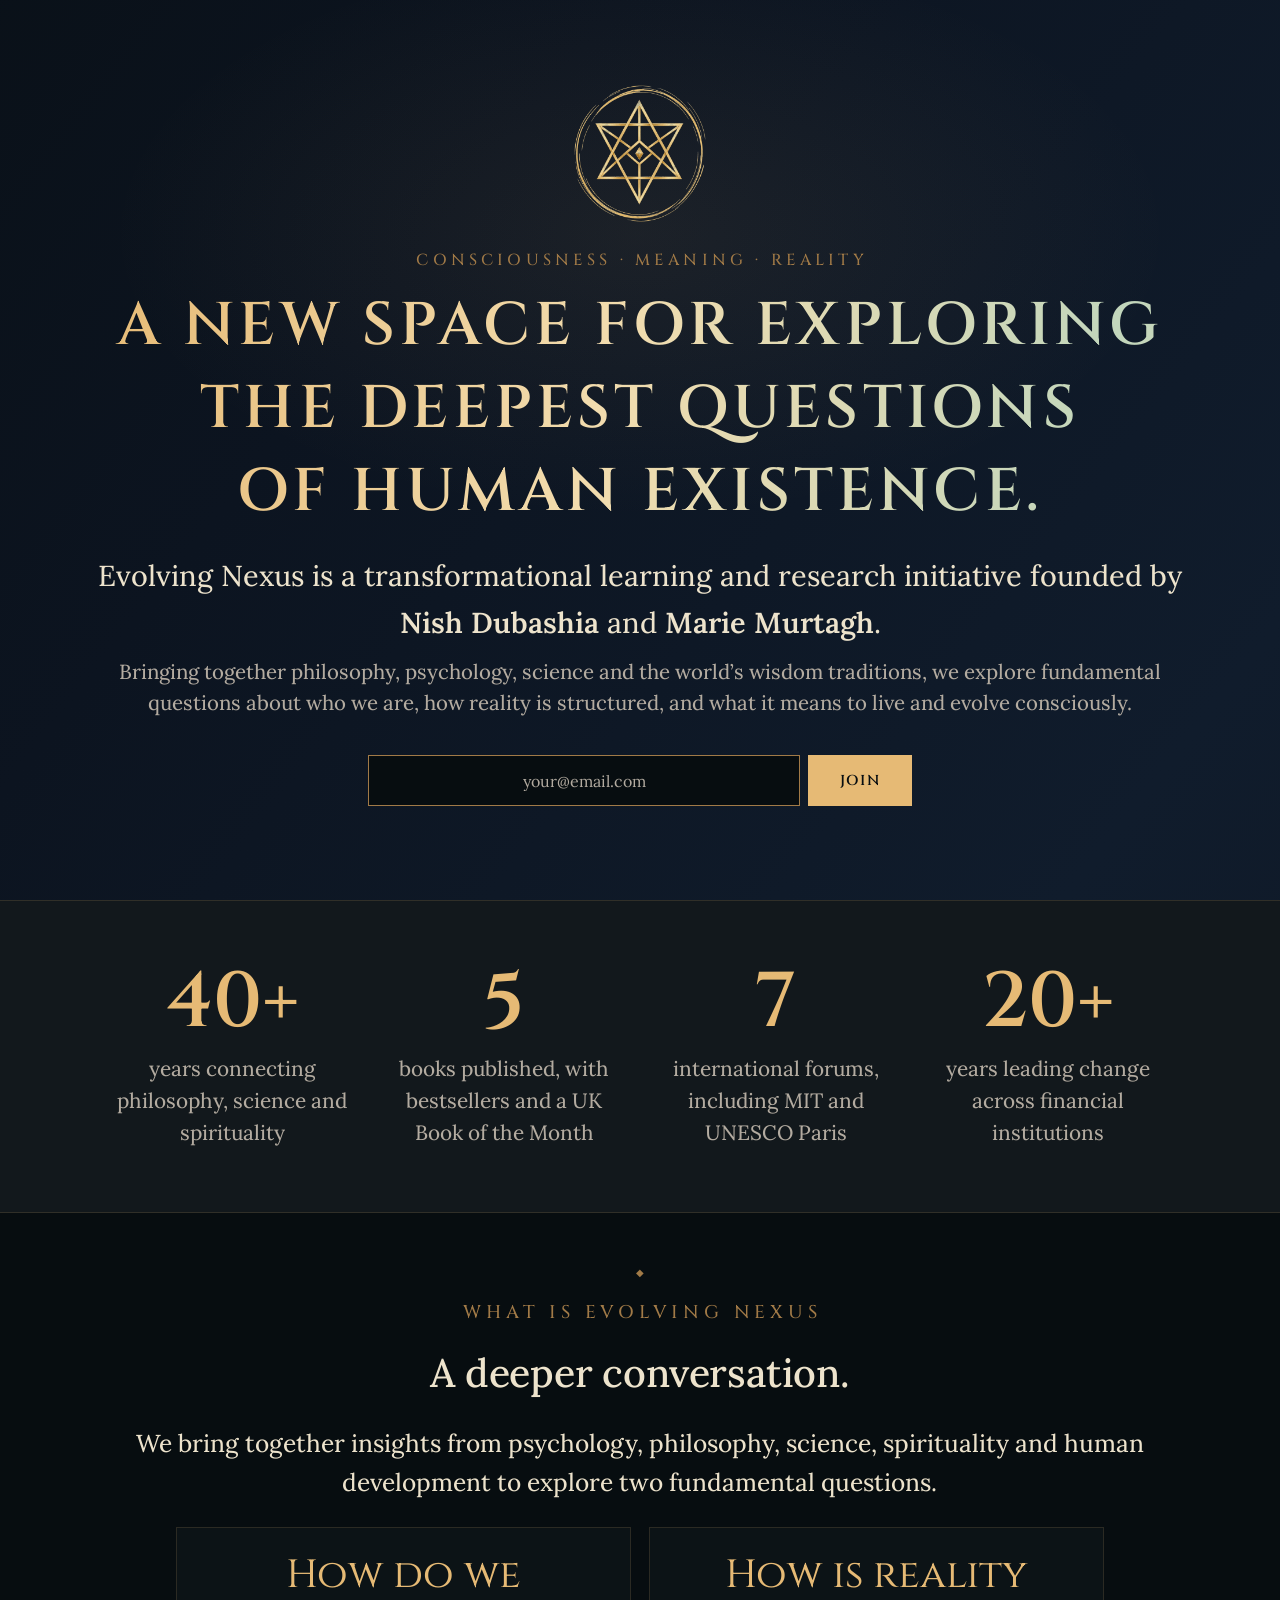
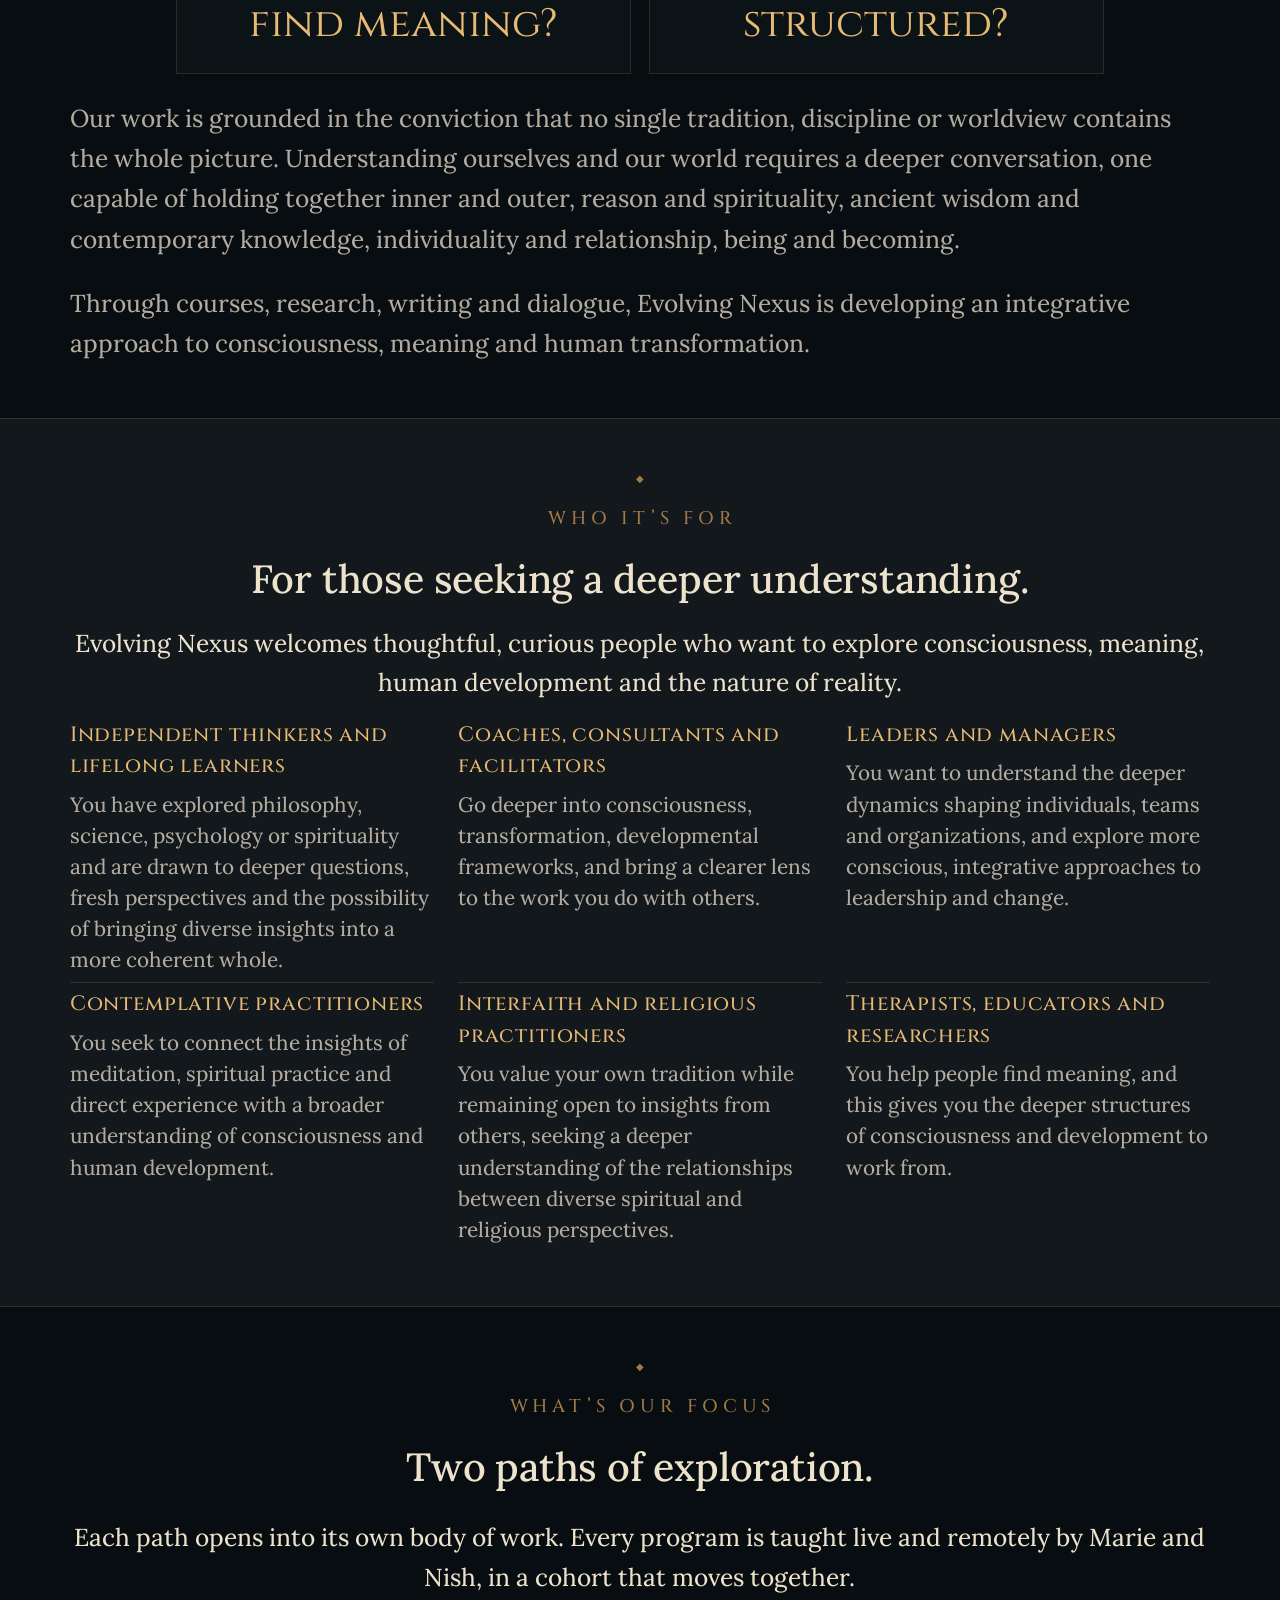
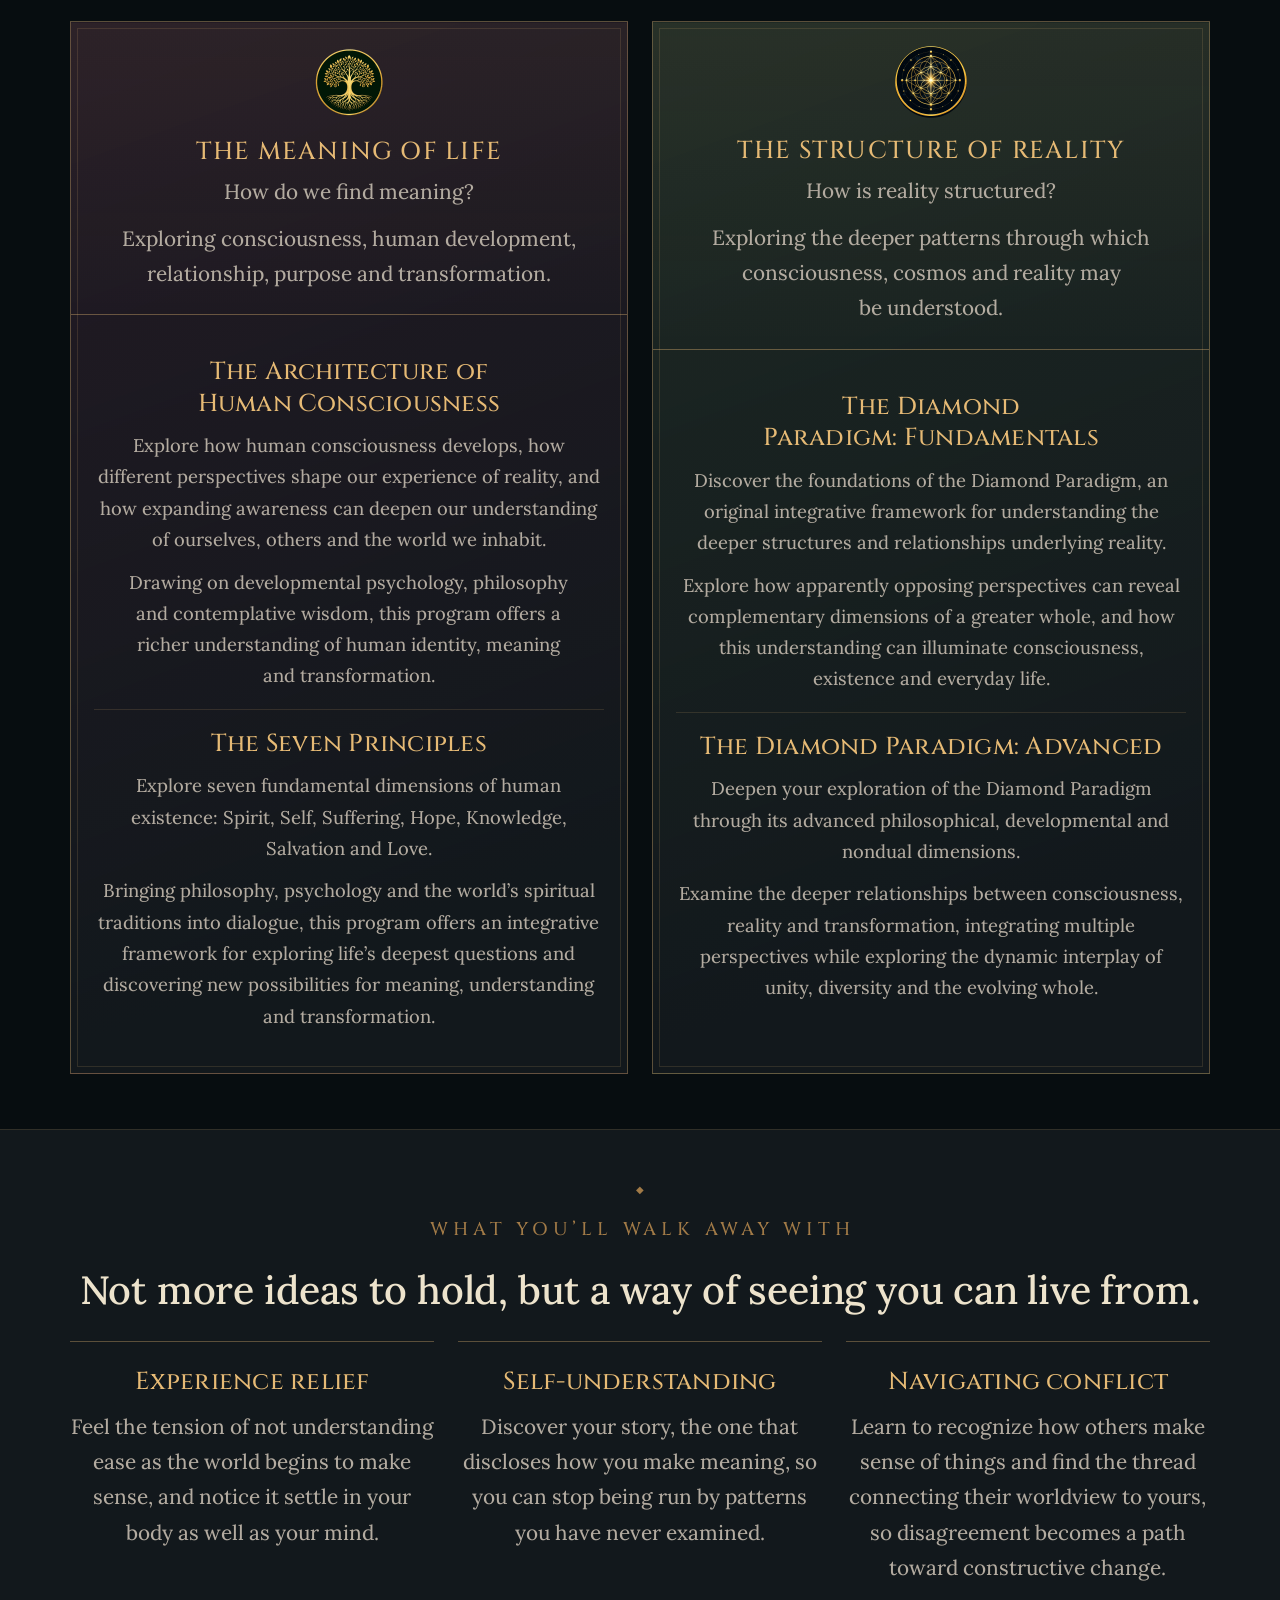
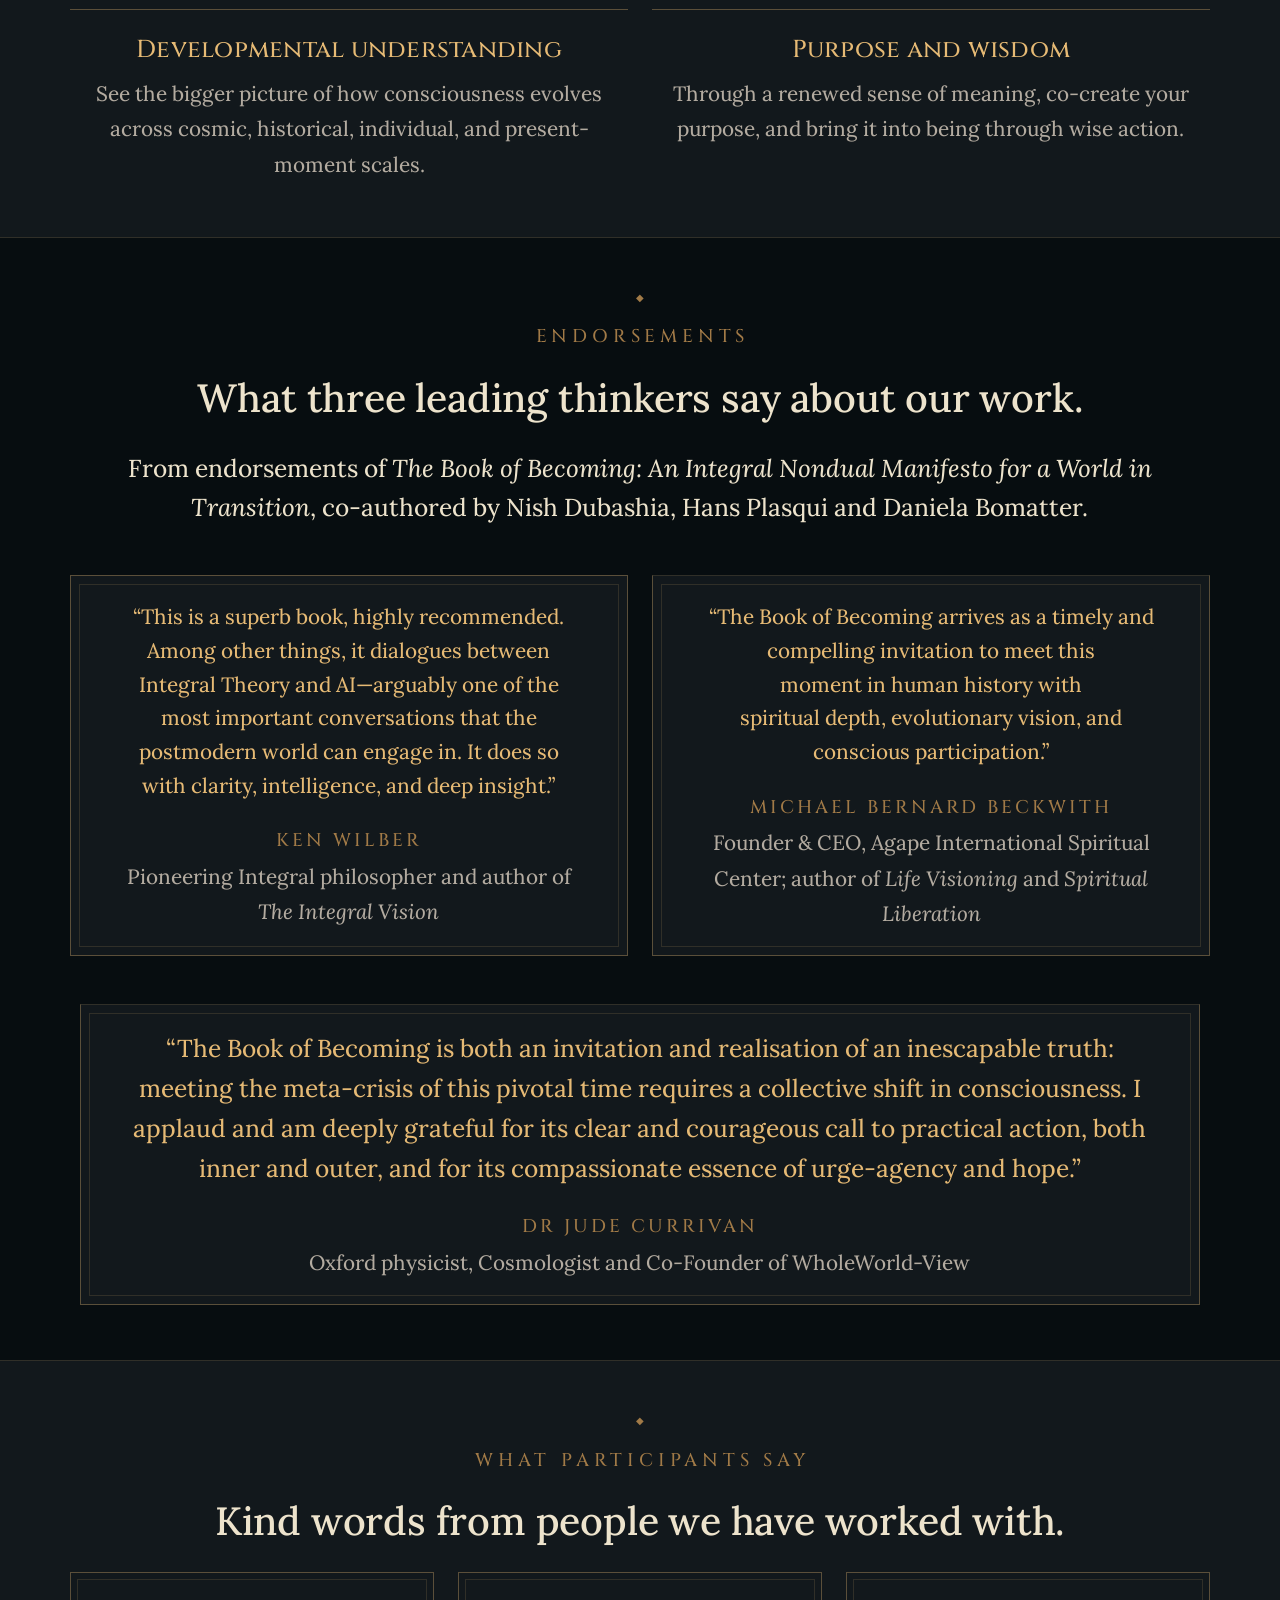
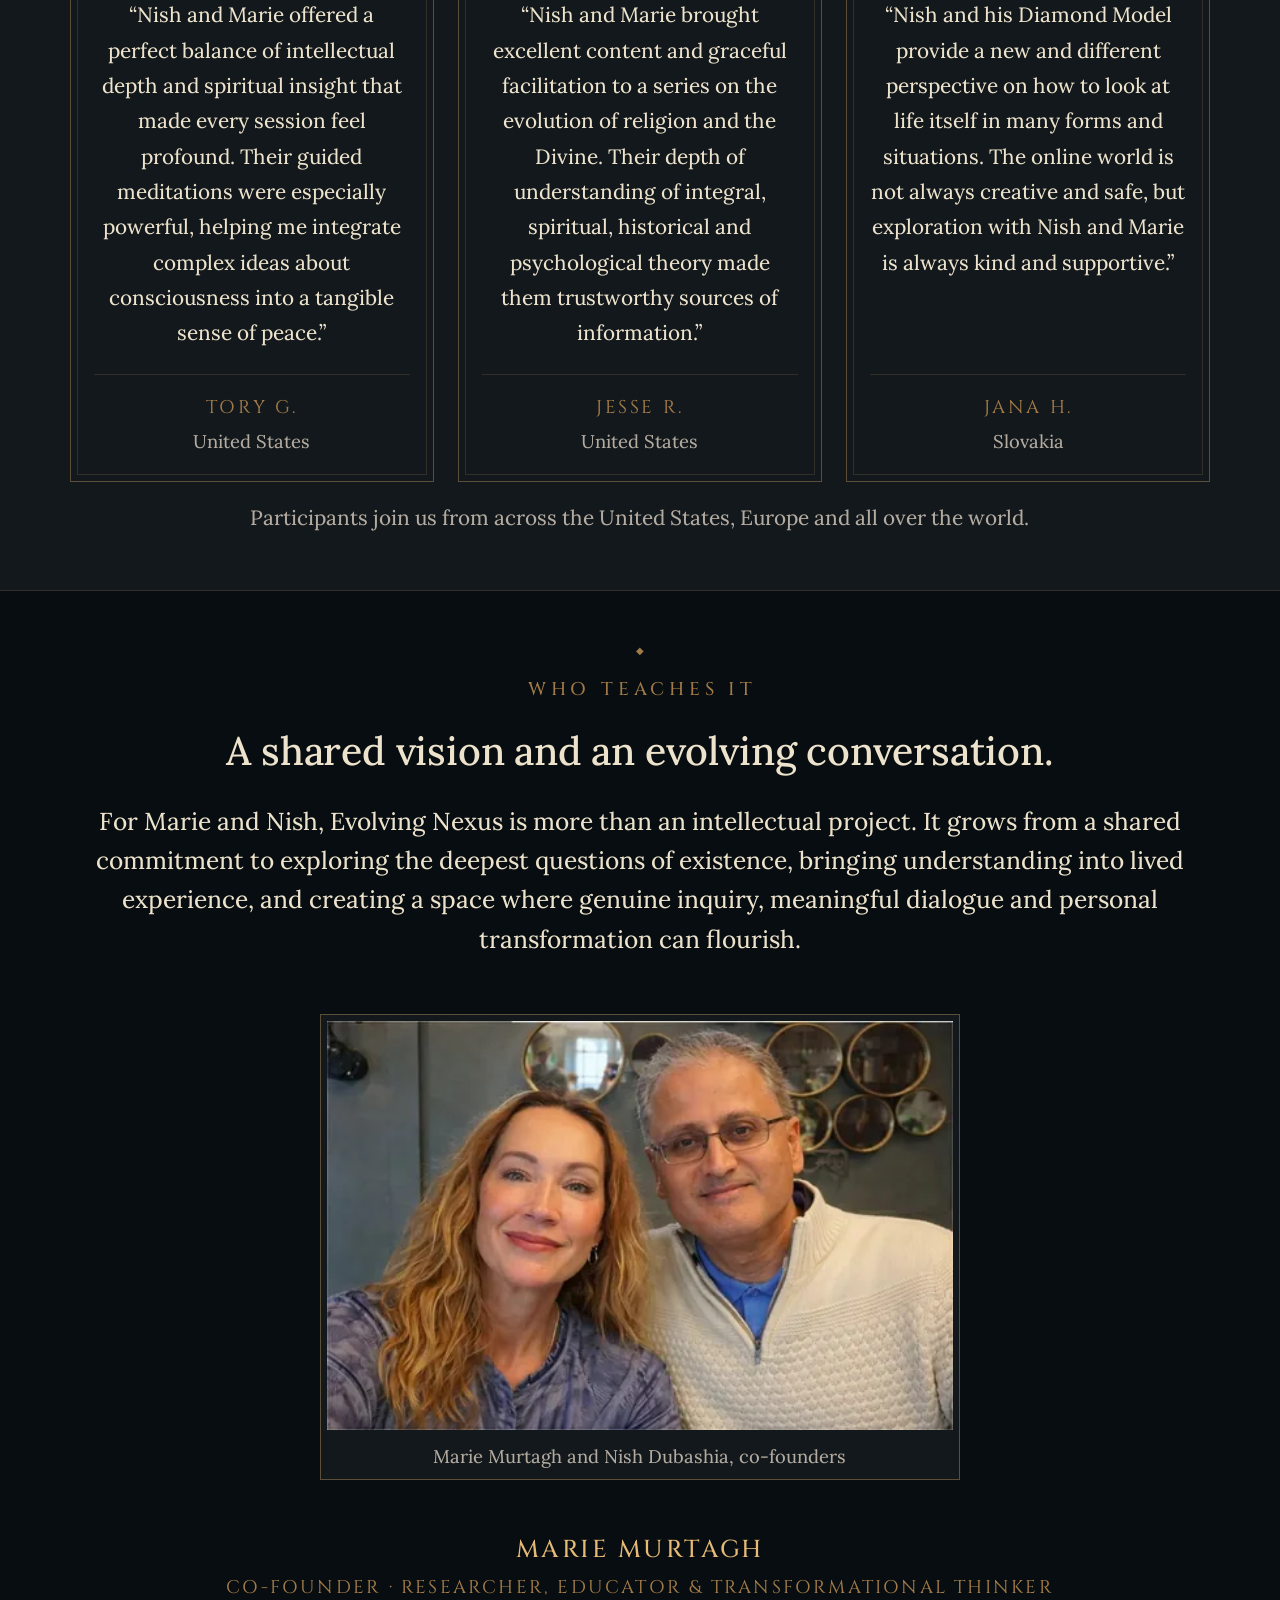
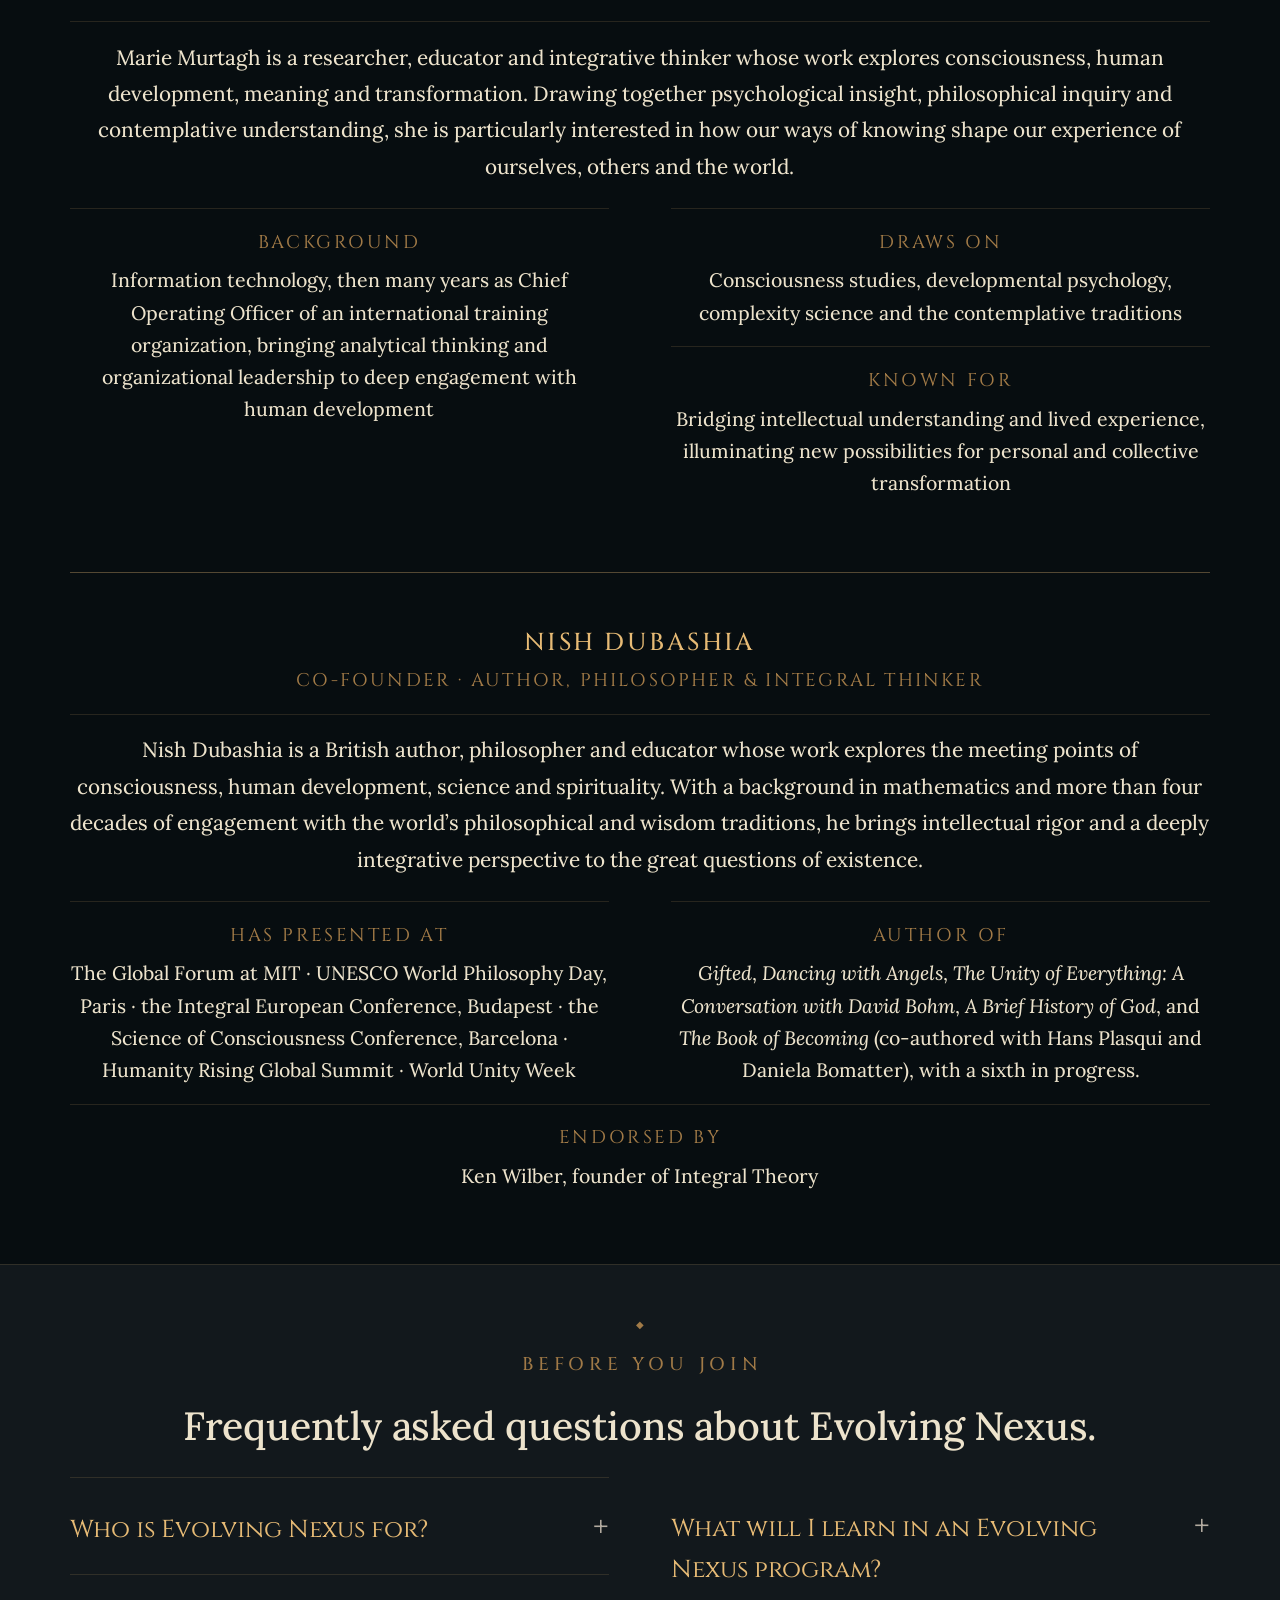
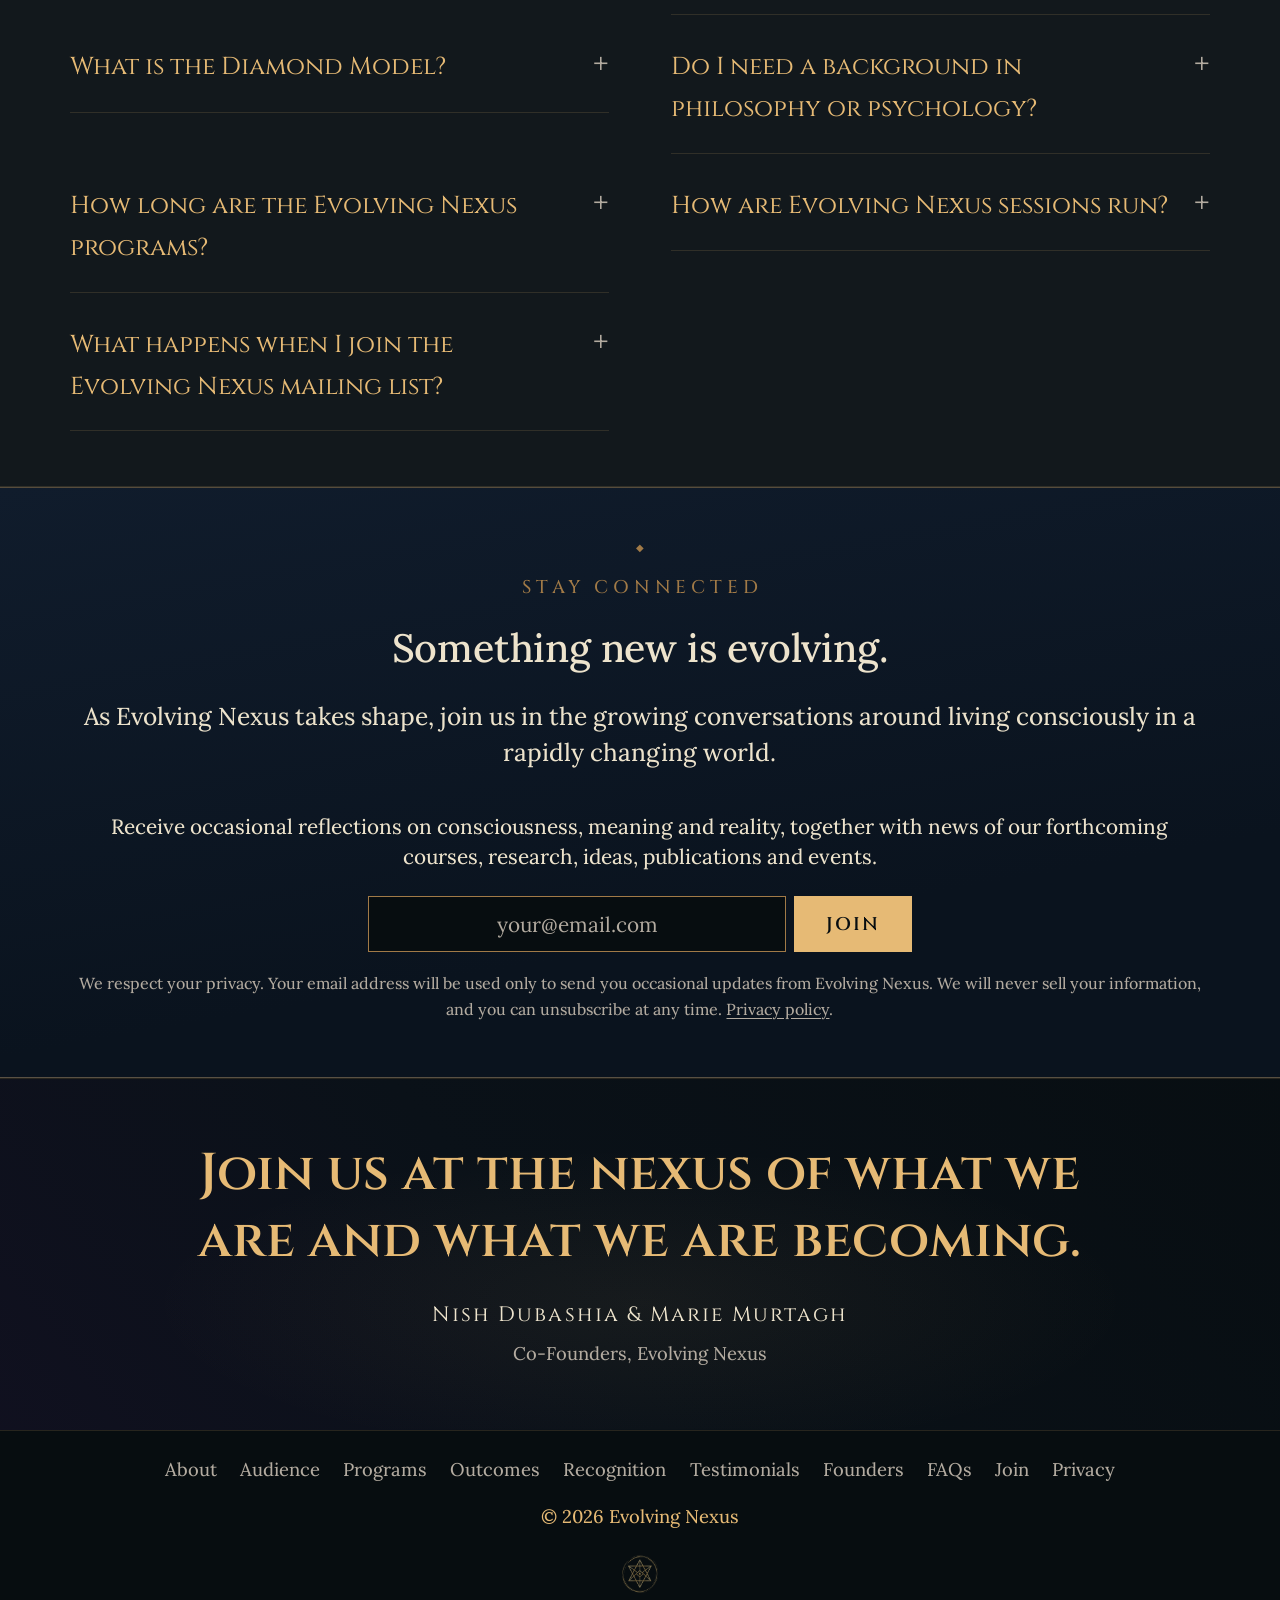
<file: index.html>
<!DOCTYPE html>
<html lang="en-US" class="no-js">
<head>
<meta charset="utf-8">
<meta name="viewport" content="width=device-width, initial-scale=1, viewport-fit=cover">

<!--
  ============================================================================
  EVOLVING NEXUS: landing page
  ============================================================================
  Section order and priorities follow the client's own conversion playbook,
  "The Ultimate Guide to Building a Landing Page That Converts", whose rule is
  that every element must build TRUST or make it EASY to act.

    nav, one CTA, sticky          hero, real photo, one action
    trust bar of specific numbers  services as benefits
    how it works, 4 steps          proof: endorsement then testimonials
    who teaches it, credentials    FAQ in dropdowns
    final call on its own band     footer with legal and contact

  Domain and contact address are the client's own, taken from their v13, not
  assumed: https://rvaov.github.io/evolving-nexus-preview. The contact address is deliberately not
  published here, only in privacy.html where the law requires it, because a
  mailto in a footer is harvested within days of going live.

  STILL OUTSTANDING, all of them things only the client can supply:
    1. MailerLite key ..... both forms now post to /api/subscribe, which is
                            api/subscribe.js. Set MAILERLITE_API_KEY, and
                            optionally MAILERLITE_GROUP_ID, in the host's
                            environment. The key must never be put in a file
                            here: anything in this page is public. Needs a
                            host that runs functions; static hosting serves
                            the page but not the endpoint.
    2. Social URLs ........ footer, and sameAs on the Organization node. Left
                            out rather than guessed: a wrong sameAs damages
                            search entity resolution.
    3. Privacy controller . legal name, trading status and postal address in
                            privacy.html, which PECR requires for marketing.
    4. Opening date ....... no date is claimed anywhere. Add one only when the
                            client can commit to it.

  Every factual claim comes from the client's own course pages, About page, or
  the three endorsements of The Book of Becoming. Nothing is invented. The rewritten copy still needs
  Marie and Nish to approve it.
  ============================================================================
-->

<script>
  /* Land on the opening, not part way down it.

     This used to depend on detecting a reload, and that detection is not
     reliable: iOS pull-to-refresh often reports the navigation as navigate
     rather than reload, and some Safari versions leave the entry empty. When
     the detection missed, the whole block bailed out and the browser's own
     scroll restoration won, which is the top of the hero being cut off.

     No detection now. If the URL carries no fragment the page belongs at the
     top, which is equally true of a first visit and a refresh, so it goes
     there unconditionally. A link someone shares with a fragment still works,
     because that case is left entirely alone. */
  (function () {
    if ('scrollRestoration' in history) history.scrollRestoration = 'manual';
    if (location.hash) return;
    /* behavior:'instant', not the default. The stylesheet sets
       scroll-behavior: smooth on the root, which makes a plain scrollTo(0,0)
       an animation, and an animated scroll is cancelled the moment the reader
       touches the wheel or trackpad. A refresh part way down the page then
       stopped wherever the cancel happened instead of reaching the top. */
    var toTop = function () {
      if (location.hash) return;
      try { scrollTo({ top: 0, left: 0, behavior: 'instant' }); }
      catch (e) { scrollTo(0, 0); }
    };
    toTop();
    addEventListener('DOMContentLoaded', toTop);
    addEventListener('load', toTop);
    /* iOS restores late, after load has fired, and again on a back/forward
       cache restore. */
    addEventListener('pageshow', function () { toTop(); setTimeout(toTop, 0); });
  })();
</script>

<title>Evolving Nexus | Consciousness, Meaning &amp; Reality</title>
<meta name="description" content="Live online programs on consciousness, meaning and the structure of reality, taught by Marie Murtagh and Nish Dubashia. Endorsed by Ken Wilber and others.">
<link rel="canonical" href="https://rvaov.github.io/evolving-nexus-preview/">

<meta name="robots" content="noindex, nofollow, noarchive, nosnippet">
<meta name="author" content="Evolving Nexus">
<meta name="theme-color" content="#070D10">
<meta name="color-scheme" content="dark">

<meta property="og:type" content="website">
<meta property="og:site_name" content="Evolving Nexus">
<meta property="og:locale" content="en_US">
<meta property="og:url" content="https://rvaov.github.io/evolving-nexus-preview/">
<meta property="og:title" content="Evolving Nexus | Consciousness, Meaning &amp; Reality">
<meta property="og:description" content="Live online programs on consciousness, meaning and the structure of reality, taught by Marie Murtagh and Nish Dubashia. Endorsed by Ken Wilber and others.">
<meta property="og:image" content="https://rvaov.github.io/evolving-nexus-preview/assets/img/og-cover.jpg">
<meta property="og:image:type" content="image/jpeg">
<meta property="og:image:width" content="1200">
<meta property="og:image:height" content="630">
<meta property="og:image:alt" content="The Evolving Nexus emblem above the words Evolving Nexus.">

<meta name="twitter:card" content="summary_large_image">
<meta name="twitter:title" content="Evolving Nexus | Consciousness, Meaning &amp; Reality">
<meta name="twitter:description" content="Live online programs on consciousness, meaning and the structure of reality. Endorsed by Ken Wilber and other leading thinkers.">
<meta name="twitter:image" content="https://rvaov.github.io/evolving-nexus-preview/assets/img/og-cover.jpg">
<meta name="twitter:image:alt" content="The Evolving Nexus emblem.">

<link rel="icon" href="assets/img/favicon.ico" sizes="32x32">
<link rel="icon" href="assets/img/favicon.svg" type="image/svg+xml">
<link rel="apple-touch-icon" href="assets/img/apple-touch-icon.png">
<link rel="manifest" href="site.webmanifest">

<link rel="preload" href="assets/fonts/lora-latin-var.woff2" as="font" type="font/woff2" crossorigin>

<!-- The founders photograph used to be preloaded here at high priority. Two
     things were wrong with that. It asked for founders-700.webp, but the sizes
     attribute on the picture resolves to roughly 1036px on a phone and 626px
     on a laptop, so the browser picked founders-1000.webp and the preloaded
     file was downloaded and never shown: 39KB wasted on every visit. And the
     photograph sits several screens down, while the largest element painted in
     the first screen is the hero paragraph, so the preload was spending
     priority on something nobody was waiting for and taking bandwidth from the
     thing they were. Measured under Slow 4G with a 4x CPU throttle. -->

<link rel="stylesheet" href="assets/css/styles.css?v=a4c7ae83">
<script>document.documentElement.classList.replace('no-js','js');</script>

<!-- Structured data. The playbook calls out FAQ schema specifically, because
     answers can surface directly in search. Testimonials are deliberately NOT
     marked up as Review and there is no aggregateRating: self-serving review
     markup on your own Organization is against Google's guidelines. -->
<script type="application/ld+json">
{
  "@context": "https://schema.org",
  "@graph": [
    {
      "@type": [
        "Organization",
        "EducationalOrganization"
      ],
      "@id": "https://rvaov.github.io/evolving-nexus-preview/#organization",
      "name": "Evolving Nexus",
      "url": "https://rvaov.github.io/evolving-nexus-preview/",
      "description": "Evolving Nexus is a transformational learning and research initiative founded by Nish Dubashia and Marie Murtagh. It brings together insights from psychology, philosophy, science, spirituality and human development to explore two fundamental questions: how do we find meaning, and how is reality structured?",
      "logo": {
        "@type": "ImageObject",
        "@id": "https://rvaov.github.io/evolving-nexus-preview/#logo",
        "url": "https://rvaov.github.io/evolving-nexus-preview/assets/img/emblem-nexus.png",
        "width": 456,
        "height": 472
      },
      "image": {
        "@id": "https://rvaov.github.io/evolving-nexus-preview/#logo"
      },
      "founder": [
        {
          "@id": "https://rvaov.github.io/evolving-nexus-preview/#marie-murtagh"
        },
        {
          "@id": "https://rvaov.github.io/evolving-nexus-preview/#nish-dubashia"
        }
      ],
      "knowsAbout": [
        "Consciousness studies",
        "Integral theory",
        "Nondualism",
        "Philosophy of mind",
        "Human development",
        "Developmental psychology",
        "Transformational learning",
        "Philosophy of religion",
        "The Diamond Model"
      ],
      "hasOfferCatalog": {
        "@type": "OfferCatalog",
        "name": "Programs",
        "itemListElement": [
          {
            "@type": "Course",
            "name": "The Architecture of Human Consciousness",
            "provider": {
              "@id": "https://rvaov.github.io/evolving-nexus-preview/#organization"
            },
            "inLanguage": "en",
            "courseMode": "online",
            "teaches": "Explore how human consciousness develops, how different perspectives shape our experience of reality, and how expanding awareness can deepen our understanding of ourselves, others and the world we inhabit.",
            "description": "Explore how human consciousness develops, how different perspectives shape our experience of reality, and how expanding awareness can deepen our understanding of ourselves, others and the world we inhabit. Drawing on developmental psychology, philosophy and contemplative wisdom, this program offers a richer understanding of human identity, meaning and transformation. Part of The Meaning of Life stream at Evolving Nexus."
          },
          {
            "@type": "Course",
            "name": "The Seven Principles",
            "provider": {
              "@id": "https://rvaov.github.io/evolving-nexus-preview/#organization"
            },
            "inLanguage": "en",
            "courseMode": "online",
            "teaches": "Explore seven fundamental dimensions of human existence: Spirit, Self, Suffering, Hope, Knowledge, Salvation and Love.",
            "description": "Explore seven fundamental dimensions of human existence: Spirit, Self, Suffering, Hope, Knowledge, Salvation and Love. Bringing philosophy, psychology and the world’s spiritual traditions into dialogue, this program offers an integrative framework for exploring life’s deepest questions and discovering new possibilities for meaning, understanding and transformation. Part of The Meaning of Life stream at Evolving Nexus."
          },
          {
            "@type": "Course",
            "name": "The Diamond Paradigm: Fundamentals",
            "provider": {
              "@id": "https://rvaov.github.io/evolving-nexus-preview/#organization"
            },
            "inLanguage": "en",
            "courseMode": "online",
            "teaches": "Discover the foundations of the Diamond Paradigm, an original integrative framework for understanding the deeper structures and relationships underlying reality.",
            "description": "Discover the foundations of the Diamond Paradigm, an original integrative framework for understanding the deeper structures and relationships underlying reality. Explore how apparently opposing perspectives can reveal complementary dimensions of a greater whole, and how this understanding can illuminate consciousness, existence and everyday life. Part of The Structure of Reality stream at Evolving Nexus."
          },
          {
            "@type": "Course",
            "name": "The Diamond Paradigm: Advanced",
            "provider": {
              "@id": "https://rvaov.github.io/evolving-nexus-preview/#organization"
            },
            "inLanguage": "en",
            "courseMode": "online",
            "teaches": "Deepen your exploration of the Diamond Paradigm through its advanced philosophical, developmental and nondual dimensions.",
            "description": "Deepen your exploration of the Diamond Paradigm through its advanced philosophical, developmental and nondual dimensions. Examine the deeper relationships between consciousness, reality and transformation, integrating multiple perspectives while exploring the dynamic interplay of unity, diversity and the evolving whole. Part of The Structure of Reality stream at Evolving Nexus."
          }
        ]
      },
      "slogan": "Consciousness, Meaning, Reality",
      "areaServed": [
        {
          "@type": "Place",
          "name": "United States"
        },
        {
          "@type": "Place",
          "name": "Europe"
        }
      ]
    },
    {
      "@type": "Person",
      "@id": "https://rvaov.github.io/evolving-nexus-preview/#marie-murtagh",
      "name": "Marie Murtagh",
      "givenName": "Marie",
      "familyName": "Murtagh",
      "jobTitle": "Co-Founder",
      "description": "Transformation specialist and facilitator. Twenty years leading large-scale transformation programs across major financial institutions and consulting firms, and formerly Chief Operating Officer of an international training organization.",
      "knowsAbout": [
        {
          "@type": "Thing",
          "name": "Consciousness",
          "sameAs": "https://en.wikipedia.org/wiki/Consciousness"
        },
        {
          "@type": "Thing",
          "name": "Developmental psychology",
          "sameAs": "https://en.wikipedia.org/wiki/Developmental_psychology"
        },
        "Complexity science",
        "Contemplative practice"
      ],
      "worksFor": {
        "@id": "https://rvaov.github.io/evolving-nexus-preview/#organization"
      }
    },
    {
      "@type": "Person",
      "@id": "https://rvaov.github.io/evolving-nexus-preview/#nish-dubashia",
      "name": "Nish Dubashia",
      "givenName": "Nish",
      "familyName": "Dubashia",
      "jobTitle": "Co-Founder",
      "nationality": "British",
      "description": "British author, philosopher and educator. Creator of the Diamond Model, author of five books, and a speaker at the Global Forum at MIT, UNESCO World Philosophy Day and the Integral European Conference.",
      "knowsAbout": [
        {
          "@type": "Thing",
          "name": "Integral theory",
          "sameAs": "https://en.wikipedia.org/wiki/Integral_theory"
        },
        {
          "@type": "Thing",
          "name": "Nondualism",
          "sameAs": "https://en.wikipedia.org/wiki/Nondualism"
        },
        {
          "@type": "Thing",
          "name": "Consciousness",
          "sameAs": "https://en.wikipedia.org/wiki/Consciousness"
        },
        {
          "@type": "Thing",
          "name": "Spiral Dynamics",
          "sameAs": "https://en.wikipedia.org/wiki/Spiral_Dynamics"
        },
        "The Diamond Model"
      ],
      "worksFor": {
        "@id": "https://rvaov.github.io/evolving-nexus-preview/#organization"
      }
    },
    {
      "@type": "DefinedTerm",
      "@id": "https://rvaov.github.io/evolving-nexus-preview/#diamond-model",
      "name": "Diamond Model",
      "description": "A framework for understanding the structure of reality, created by Nish Dubashia over four decades of study across philosophy, science and the contemplative traditions. It is the basis of the Structure of Reality programs at Evolving Nexus.",
      "inDefinedTermSet": {
        "@type": "DefinedTermSet",
        "name": "Evolving Nexus"
      },
      "creator": {
        "@id": "https://rvaov.github.io/evolving-nexus-preview/#nish-dubashia"
      }
    },
    {
      "@type": "WebSite",
      "@id": "https://rvaov.github.io/evolving-nexus-preview/#website",
      "url": "https://rvaov.github.io/evolving-nexus-preview/",
      "name": "Evolving Nexus",
      "inLanguage": "en-US",
      "publisher": {
        "@id": "https://rvaov.github.io/evolving-nexus-preview/#organization"
      }
    },
    {
      "@type": "WebPage",
      "@id": "https://rvaov.github.io/evolving-nexus-preview/#webpage",
      "url": "https://rvaov.github.io/evolving-nexus-preview/",
      "name": "Evolving Nexus | Consciousness, Meaning & Reality",
      "isPartOf": {
        "@id": "https://rvaov.github.io/evolving-nexus-preview/#website"
      },
      "about": {
        "@id": "https://rvaov.github.io/evolving-nexus-preview/#organization"
      },
      "primaryImageOfPage": {
        "@id": "https://rvaov.github.io/evolving-nexus-preview/#logo"
      },
      "inLanguage": "en-US",
      "mentions": [
        {
          "@type": "Thing",
          "name": "Consciousness",
          "sameAs": "https://en.wikipedia.org/wiki/Consciousness"
        },
        {
          "@type": "Thing",
          "name": "Meaning of life",
          "sameAs": "https://en.wikipedia.org/wiki/Meaning_of_life"
        },
        {
          "@type": "Thing",
          "name": "Integral theory",
          "sameAs": "https://en.wikipedia.org/wiki/Integral_theory"
        },
        {
          "@type": "Thing",
          "name": "Nondualism",
          "sameAs": "https://en.wikipedia.org/wiki/Nondualism"
        },
        {
          "@type": "Thing",
          "name": "Developmental psychology",
          "sameAs": "https://en.wikipedia.org/wiki/Developmental_psychology"
        },
        {
          "@type": "Person",
          "name": "Ken Wilber",
          "sameAs": "https://en.wikipedia.org/wiki/Ken_Wilber"
        },
        {
          "@id": "https://rvaov.github.io/evolving-nexus-preview/#diamond-model"
        }
      ]
    },
    {
      "@type": "FAQPage",
      "@id": "https://rvaov.github.io/evolving-nexus-preview/#faq",
      "isPartOf": {
        "@id": "https://rvaov.github.io/evolving-nexus-preview/#webpage"
      },
      "mainEntity": [
        {
          "@type": "Question",
          "name": "Who is Evolving Nexus for?",
          "acceptedAnswer": {
            "@type": "Answer",
            "text": "Evolving Nexus welcomes coaches, consultants, facilitators, leaders, therapists, educators, researchers, contemplative practitioners and independent thinkers. What unites them is a curiosity about consciousness, human development, meaning and reality. No prior study is required."
          }
        },
        {
          "@type": "Question",
          "name": "What will I learn in an Evolving Nexus program?",
          "acceptedAnswer": {
            "@type": "Answer",
            "text": "You will explore how consciousness develops, how perspectives shape understanding, and how deeper insight enriches life. The Meaning of Life stream covers consciousness, development, relationship and purpose, while the Structure of Reality stream investigates the patterns underlying existence."
          }
        },
        {
          "@type": "Question",
          "name": "What is the Diamond Model?",
          "acceptedAnswer": {
            "@type": "Answer",
            "text": "It is Nish Dubashia’s original framework for understanding the structure of reality, refined over four decades across philosophy, science and the contemplative traditions, and the foundation of the Structure of Reality programs. It is his own work rather than a synthesis of other people’s ideas."
          }
        },
        {
          "@type": "Question",
          "name": "Do I need a background in philosophy or psychology?",
          "acceptedAnswer": {
            "@type": "Answer",
            "text": "No. Our introductory programs are accessible without prior academic study. Whether you are new to these questions or have explored them for many years, Evolving Nexus offers opportunities to deepen your understanding, connect different perspectives and participate in meaningful dialogue."
          }
        },
        {
          "@type": "Question",
          "name": "How long are the Evolving Nexus programs?",
          "acceptedAnswer": {
            "@type": "Answer",
            "text": "One live session a week, plus reading or practice in between. Courses run six or eight sessions depending on which one. They are taught as seminars rather than lectures, so the discussion carries much of the learning."
          }
        },
        {
          "@type": "Question",
          "name": "How are Evolving Nexus sessions run?",
          "acceptedAnswer": {
            "@type": "Answer",
            "text": "Live and remote, with both Marie Murtagh and Nish Dubashia present, in a cohort that moves through the material together. Cohorts run across the United States and Europe, and session times are set so people in both can attend live."
          }
        },
        {
          "@type": "Question",
          "name": "What happens when I join the Evolving Nexus mailing list?",
          "acceptedAnswer": {
            "@type": "Answer",
            "text": "You receive occasional reflections on consciousness, meaning and reality, and word of new courses, research and events as they are announced. One email to confirm, and nothing you did not ask for."
          }
        }
      ],
      "about": {
        "@id": "https://rvaov.github.io/evolving-nexus-preview/#organization"
      },
      "inLanguage": "en-US"
    },
    {
      "@type": "Book",
      "@id": "https://rvaov.github.io/evolving-nexus-preview/#book-of-becoming",
      "name": "The Book of Becoming: An Integral Nondual Manifesto for a World in Transition",
      "author": [
        {
          "@id": "https://rvaov.github.io/evolving-nexus-preview/#nish-dubashia"
        },
        {
          "@type": "Person",
          "name": "Hans Plasqui"
        },
        {
          "@type": "Person",
          "name": "Daniela Bomatter"
        }
      ],
      "review": [
        {
          "@type": "Review",
          "author": {
            "@type": "Person",
            "name": "Ken Wilber",
            "sameAs": "https://en.wikipedia.org/wiki/Ken_Wilber",
            "description": "Pioneering Integral philosopher and author of The Integral Vision"
          },
          "reviewBody": "This is a superb book, highly recommended. Among other things, it dialogues between Integral Theory and AI—arguably one of the most important conversations that the postmodern world can engage in. It does so with clarity, intelligence, and deep insight.",
          "itemReviewed": {
            "@id": "https://rvaov.github.io/evolving-nexus-preview/#book-of-becoming"
          }
        },
        {
          "@type": "Review",
          "author": {
            "@type": "Person",
            "name": "Michael Bernard Beckwith",
            "description": "Founder & CEO, Agape International Spiritual Center; author of Life Visioning and Spiritual Liberation"
          },
          "reviewBody": "The Book of Becoming arrives as a timely and compelling invitation to meet this moment in human history with spiritual depth, evolutionary vision, and conscious participation.",
          "itemReviewed": {
            "@id": "https://rvaov.github.io/evolving-nexus-preview/#book-of-becoming"
          }
        },
        {
          "@type": "Review",
          "author": {
            "@type": "Person",
            "name": "Dr Jude Currivan",
            "description": "Oxford physicist, Cosmologist and Co-Founder of WholeWorld-View"
          },
          "reviewBody": "The Book of Becoming is both an invitation and realisation of an inescapable truth: meeting the meta-crisis of this pivotal time requires a collective shift in consciousness. I applaud and am deeply grateful for its clear and courageous call to practical action, both inner and outer, and for its compassionate essence of urge-agency and hope.",
          "itemReviewed": {
            "@id": "https://rvaov.github.io/evolving-nexus-preview/#book-of-becoming"
          }
        }
      ]
    }
  ]
}
</script>
</head>

<body>

<a class="skip-link" href="#main">Skip to content</a>

<!-- NAV. Sticky so the action is never off-screen, one CTA, nothing else to
     weigh up. The playbook: "Too many choices = people freeze and leave." -->
<nav class="nav" id="nav" aria-label="Primary">
  <div class="nav__inner">
    <a class="lockup" href="#home" aria-label="Evolving Nexus, home">
      <picture>
        <source srcset="assets/img/emblem-nexus.webp" type="image/webp">
        <img class="lockup__mark" src="assets/img/emblem-nexus.png"
             width="456" height="472" alt="" decoding="async">
      </picture>
      <span class="lockup__word">Evolving Nexus</span>
    </a>
    <a class="btn btn--sm" href="#join">Join</a>
  </div>
</nav>

<main id="main">

  <!-- ═══════════ HERO ═══════════
       What it is, who it is for, one action, and a real photograph of the two
       people. The playbook: "REAL photos only. People spot stock photos
       instantly." -->
  <header class="hero" id="home">
    <div class="shell">
      <a class="hero__home" href="#home" aria-label="Evolving Nexus, home">
        <picture>
          <source srcset="assets/img/emblem-nexus.webp" type="image/webp">
          <!-- The one image in the first screen, so it is the one that earns
               high priority. It used to have none while the photograph far
               below it had high, which is backwards. -->
          <img class="hero__mark" src="assets/img/emblem-nexus.png"
               width="456" height="472" fetchpriority="high" decoding="async"
               alt="The Evolving Nexus emblem: a star tetrahedron enclosed by a circle.">
        </picture>
      </a>

      <p class="eyebrow">Consciousness&nbsp;&middot; Meaning&nbsp;&middot; Reality</p>

      <h1 class="hero__title">A new space for exploring the deepest questions of human existence.</h1>

      <!-- The client's own v13 wording, verbatim. -->
      <p class="hero__sub">
        Evolving Nexus is a transformational learning and research initiative
        founded by <strong>Nish Dubashia</strong> and <strong>Marie Murtagh</strong>.
      </p>

      <!-- Added at the client's request, directly beneath the opening
           sentence. Set a step below it: the first line says who they are and
           the second what they do, and two lines at the same size in an
           opening that has to fit one screen reads as a paragraph rather than
           a statement with its gloss. -->
      <p class="hero__sub hero__sub--more">
        Bringing together philosophy, psychology, science and the world&rsquo;s
        wisdom traditions, we explore fundamental questions about who we are,
        how reality is structured, and what it means to live and evolve
        consciously.
      </p>

      <!-- One calm action. Theirs ends the opening here, and for a decision
           taken over weeks rather than minutes that is the right call: the
           reader is not being rescued from a flooding bathroom. The form is a
           scroll away, and the nav carries it from then on. -->
      <!-- The field itself, not a link to one. "Stay Connected" as a button
           said nothing about what pressing it does; asking for the address
           here removes a step and states the offer plainly. -->
      <form class="capture js-join" data-demo="true" method="post"
            action="/api/subscribe"
            data-endpoint="/api/subscribe"
            novalidate>
        <div class="capture__row">
          <label class="visually-hidden" for="email-hero">Email address</label>
          <input class="capture__input" type="email" id="email-hero" name="email"
                 placeholder="your@email.com" autocomplete="email" inputmode="email"
                 spellcheck="false" required>
          <div class="hp" aria-hidden="true">
            <label for="company-hero">Company</label>
            <input type="text" id="company-hero" name="company" tabindex="-1" autocomplete="off">
          </div>
          <button class="btn" type="submit" data-label="Join">Join</button>
        </div>
        <p class="capture__status" role="status" aria-live="polite" hidden></p>
      </form>
        <div class="capture__done" hidden tabindex="-1" role="status" aria-live="polite">
          <p class="capture__done-mark" aria-hidden="true">&#9670;</p>
          <p class="capture__done-title">Welcome, you&rsquo;re on the list!</p>
          <p class="capture__done-note">
            Check your inbox! One email is on its way to confirm you wanted to
            join. If it is not there in a few minutes, please look in your spam
            folder.
          </p>
        </div>


    </div>
  </header>


  <!-- ═══════════ TRUST BAR ═══════════
       "Specific numbers: '500+ Five-Star Reviews' beats 'Lots of great
       reviews.' Our brains trust exact numbers." Every figure is the client's
       own, from their About page. -->
  <section class="trust" aria-label="Credentials">
    <div class="trust__grid">
      <p><span class="trust__num">40+</span><span class="trust__label">years connecting philosophy, science and spirituality</span></p>
      <p><span class="trust__num">5</span><span class="trust__label">books published, with bestsellers and a UK Book of the Month</span></p>
      <p><span class="trust__num">7</span><span class="trust__label">international forums, including MIT and UNESCO Paris</span></p>
      <p><span class="trust__num">20+</span><span class="trust__label">years leading change across financial institutions</span></p>
    </div>
  </section>

  <!-- ═══════════ MISSION ═══════════
       The client's own v13 statement of the work, used verbatim. This is the
       definitional paragraph both the reader and the crawler need early. -->
  <section class="section" id="about" aria-labelledby="about-h">
    <div class="shell">
      <p class="mark" aria-hidden="true">◆</p>
      <h2 class="eyebrow" id="about-h">What is Evolving Nexus</h2>
      <p class="h2">A deeper conversation.</p>

      <p class="lede">
        We bring together insights from psychology, philosophy, science,
        spirituality and human development to explore two fundamental questions.
      </p>

      <!-- Meaning of Life first, Structure of Reality second, matching the
           order the two streams take everywhere else on the page. -->
      <!-- "within it" referred to reality, which used to be named in the line
           above. Reordering the pair left the pronoun with nothing to point
           at, so it is gone. This is also the form the client's own document
           uses and the form the Programs section already carries, so the page
           now asks the question one way rather than two. -->
      <ul class="qpair" role="list">
        <li><span class="qpair__q">How do we find meaning?</span></li>
        <li><span class="qpair__q">How is reality structured?</span></li>
      </ul>

      <div class="prose">
        <p>
          Our work is grounded in the conviction that no single tradition,
          discipline or worldview contains the whole picture. Understanding
          ourselves and our world requires a deeper conversation, one capable of
          holding together inner and outer, reason and spirituality, ancient
          wisdom and contemporary knowledge, individuality and relationship,
          being and becoming.
        </p>
        <p>
          Through courses, research, writing and dialogue, Evolving Nexus is
          developing an integrative approach to consciousness, meaning and human
          transformation.
        </p>
      </div>
    </div>
  </section>
  <!-- Who it is for. A reader decides "is this me" before anything else, and
       the page had no answer. Every line is lifted from the audience sections
       of the client's own four course pages. -->
  <section class="section section--tint" id="audience" aria-labelledby="audience-h">
    <div class="shell">
      <p class="mark" aria-hidden="true">&#9670;</p>
      <h2 class="eyebrow" id="audience-h">Who it’s for</h2>
      <p class="h2">For those seeking a deeper understanding.</p>
      <p class="lede audience__lede">
        Evolving Nexus welcomes thoughtful, curious people who want to explore
        consciousness, meaning, human development and the nature of reality.
      </p>

      <!-- Independent thinkers and lifelong learners leads, at the client's
           request: it is the widest of the six and the one a reader who does
           not hold any of the named jobs can still recognise themselves in. -->
      <ul class="who" role="list">
        <li>
          <strong>Independent thinkers and lifelong learners</strong>
          You have explored philosophy, science, psychology or spirituality and
          are drawn to deeper questions, fresh perspectives and the possibility
          of bringing diverse insights into a more coherent whole.
        </li>
        <li>
          <strong>Coaches, consultants and facilitators</strong>
          Go deeper into consciousness, transformation, developmental
          frameworks, and bring a clearer lens to the work you do with others.
        </li>
        <li>
          <strong>Leaders and managers</strong>
          You want to understand the deeper dynamics shaping individuals, teams
          and organizations, and explore more conscious, integrative approaches
          to leadership and change.
        </li>
        <li>
          <strong>Contemplative practitioners</strong>
          You seek to connect the insights of meditation, spiritual practice and
          direct experience with a broader understanding of consciousness and
          human development.
        </li>
        <li>
          <strong>Interfaith and religious practitioners</strong>
          You value your own tradition while remaining open to insights from
          others, seeking a deeper understanding of the relationships between
          diverse spiritual and religious perspectives.
        </li>
        <li>
          <strong>Therapists, educators and researchers</strong>
          You help people find meaning, and this gives you the deeper structures
          of consciousness and development to work from.
        </li>
      </ul>
    </div>
  </section>

  <!-- ═══════════ PROGRAMMES ═══════════
       "Features tell, benefits sell": what the reader gets, not a syllabus. -->
  <section class="section" id="programs" aria-labelledby="programs-h">
    <div class="shell">
      <p class="mark" aria-hidden="true">◆</p>
      <h2 class="eyebrow" id="programs-h">What&rsquo;s our focus</h2>
      <p class="h2">Two paths of exploration.</p>
      <p class="lede">
        Each path opens into its own body of work. Every program is taught
        live and remotely by Marie and Nish, in a cohort that moves together.
      </p>

      <!-- The Meaning of Life first, so it falls on the left of the pair, and
           the Structure of Reality second, on the right. The same order is
           used for the two questions in the section above and for the courses
           in the structured data, so a reader meets the two streams in one
           order everywhere on the page. -->
      <div class="paths">
        <section class="path path--meaning" aria-labelledby="path-meaning">
          <div class="path__head">
            <picture>
              <source srcset="assets/img/emblem-meaning.webp" type="image/webp">
              <img class="path__mark" src="assets/img/emblem-meaning.png"
                   width="288" height="292" loading="lazy" decoding="async" alt="">
            </picture>
            <h3 class="path__name" id="path-meaning">The Meaning of Life</h3>
            <p class="path__q">How do we find meaning?</p>
            <p class="path__desc">Exploring consciousness, human development,
               relationship, purpose and transformation.</p>
          </div>

          <ol class="courses" role="list">
            <li class="course">
              <h4 class="course__name">The Architecture of Human Consciousness</h4>
              <p class="course__desc">
                Explore how human consciousness develops, how different
                perspectives shape our experience of reality, and how expanding
                awareness can deepen our understanding of ourselves, others and
                the world we inhabit.
              </p>
              <p class="course__desc">
                Drawing on developmental psychology, philosophy and
                contemplative wisdom, this program offers a richer
                understanding of human identity, meaning and transformation.
              </p>
            </li>
            <li class="course">
              <h4 class="course__name">The Seven Principles</h4>
              <p class="course__desc">
                Explore seven fundamental dimensions of human existence:
                Spirit, Self, Suffering, Hope, Knowledge, Salvation and Love.
              </p>
              <p class="course__desc">
                Bringing philosophy, psychology and the world&rsquo;s spiritual
                traditions into dialogue, this program offers an integrative
                framework for exploring life&rsquo;s deepest questions and
                discovering new possibilities for meaning, understanding and
                transformation.
              </p>
            </li>
          </ol>
        </section>

        <section class="path path--reality" aria-labelledby="path-reality">
          <div class="path__head">
            <picture>
              <source srcset="assets/img/emblem-reality.webp" type="image/webp">
              <img class="path__mark" src="assets/img/emblem-reality.png"
                   width="288" height="288" loading="lazy" decoding="async" alt="">
            </picture>
            <h3 class="path__name" id="path-reality">The Structure of Reality</h3>
            <p class="path__q">How is reality structured?</p>
            <p class="path__desc">Exploring the deeper patterns through which
               consciousness, cosmos and reality may be understood.</p>
          </div>

          <ol class="courses" role="list">
            <li class="course">
              <h4 class="course__name">The Diamond Paradigm: Fundamentals</h4>
              <p class="course__desc">
                Discover the foundations of the Diamond Paradigm, an original
                integrative framework for understanding the deeper structures
                and relationships underlying reality.
              </p>
              <p class="course__desc">
                Explore how apparently opposing perspectives can reveal
                complementary dimensions of a greater whole, and how this
                understanding can illuminate consciousness, existence and
                everyday life.
              </p>
            </li>
            <li class="course">
              <h4 class="course__name">The Diamond Paradigm: Advanced</h4>
              <p class="course__desc">
                Deepen your exploration of the Diamond Paradigm through its
                advanced philosophical, developmental and nondual dimensions.
              </p>
              <p class="course__desc">
                Examine the deeper relationships between consciousness, reality
                and transformation, integrating multiple perspectives while
                exploring the dynamic interplay of unity, diversity and the
                evolving whole.
              </p>
            </li>
          </ol>
        </section>
      </div>
    </div>
  </section>

  <!-- Results, not mechanics. This described joining a mailing list: confirm
       your address, hear the dates, pick a path, attend. None of that is a
       reason to enrol. It now describes what changes for the reader, drawn
       from the audience sections of the client's own course pages. -->
  <section class="section section--tint" id="outcomes" aria-labelledby="how-h">
    <div class="shell">
      <p class="mark" aria-hidden="true">&#9670;</p>
      <h2 class="eyebrow" id="how-h">What you’ll walk away with</h2>
      <p class="h2">Not more ideas to hold, but a way of seeing you can live from.</p>

      <!-- The client's five takeaways, replacing the four numbered steps. The
           ordinals are gone with them: these are things a reader leaves with,
           not stages they pass through in order, and numbering them would
           claim a sequence the copy does not have. -->
      <ul class="steps steps--five" role="list">
        <li class="step">
          <h3 class="step__name">Experience relief</h3>
          <p class="step__desc">
            Feel the tension of not understanding ease as the world begins to
            make sense, and notice it settle in your body as well as your mind.
          </p>
        </li>
        <li class="step">
          <h3 class="step__name">Self-understanding</h3>
          <p class="step__desc">
            Discover your story, the one that discloses how you make meaning,
            so you can stop being run by patterns you have never examined.
          </p>
        </li>
        <li class="step">
          <h3 class="step__name">Navigating conflict</h3>
          <p class="step__desc">
            Learn to recognize how others make sense of things and find the
            thread connecting their worldview to yours, so disagreement becomes
            a path toward constructive change.
          </p>
        </li>
        <li class="step">
          <h3 class="step__name">Developmental understanding</h3>
          <p class="step__desc">
            See the bigger picture of how consciousness evolves across cosmic,
            historical, individual, and present-moment scales.
          </p>
        </li>
        <li class="step">
          <h3 class="step__name">Purpose and wisdom</h3>
          <p class="step__desc">
            Through a renewed sense of meaning, co-create your purpose, and
            bring it into being through wise action.
          </p>
        </li>
      </ul>
    </div>
  </section>

  <section class="section" id="proof" aria-labelledby="proof-h">
    <div class="shell">
      <p class="mark" aria-hidden="true">◆</p>
      <h2 class="eyebrow" id="proof-h">Endorsements</h2>
      <!-- Every other section opens with an .h2, so this one does too. The
           line is Evolving Nexus's own, from the earlier recognition lede. -->
      <p class="h2">What three leading thinkers say about our work.</p>

      <!-- The source line is stated once above the three, rather than repeated
           under each: all three endorse the same book, and three copies of the
           same sentence would read as three separate claims. -->
      <p class="lede endorse__source">
        From endorsements of <cite>The Book of Becoming: An Integral Nondual
        Manifesto for a World in Transition</cite>, co-authored by Nish
        Dubashia, Hans Plasqui and Daniela Bomatter.
      </p>

      <div class="endorsements">
        <figure class="endorse">
          <blockquote><p>&ldquo;This is a superb book, highly recommended. Among
            other things, it dialogues between Integral Theory and AI&mdash;arguably
            one of the most important conversations that the postmodern world can
            engage in. It does so with clarity, intelligence, and deep
            insight.&rdquo;</p></blockquote>
          <figcaption class="endorse__by">
            <span class="endorse__name">Ken Wilber</span>
            <span class="endorse__role">Pioneering Integral philosopher and author of
              <cite>The Integral Vision</cite></span>
          </figcaption>
        </figure>

        <figure class="endorse">
          <blockquote><p>&ldquo;The Book of Becoming arrives as a timely and
            compelling invitation to meet this moment in human history with
            spiritual depth, evolutionary vision, and conscious
            participation.&rdquo;</p></blockquote>
          <figcaption class="endorse__by">
            <span class="endorse__name">Michael Bernard Beckwith</span>
            <span class="endorse__role">Founder &amp; CEO, Agape International
              Spiritual Center; author of <cite>Life Visioning</cite> and
              <cite>Spiritual Liberation</cite></span>
          </figcaption>
        </figure>

        <figure class="endorse">
          <blockquote><p>&ldquo;The Book of Becoming is both an invitation and
            realisation of an inescapable truth: meeting the meta-crisis of this
            pivotal time requires a collective shift in consciousness. I applaud
            and am deeply grateful for its clear and courageous call to practical
            action, both inner and outer, and for its compassionate essence of
            urge-agency and hope.&rdquo;</p></blockquote>
          <figcaption class="endorse__by">
            <span class="endorse__name">Dr Jude Currivan</span>
            <span class="endorse__role">Oxford physicist, Cosmologist and
              Co-Founder of WholeWorld-View</span>
          </figcaption>
        </figure>
      </div>

    </div>
  </section>


  <!-- ═══════════ PROOF ═══════════
       "When someone ELSE says you're good, it's 10x more believable." -->
  <section class="section section--tint" id="testimonials" aria-labelledby="testimonials-h">
    <div class="shell">
      <p class="mark" aria-hidden="true">&#9670;</p>
      <h2 class="eyebrow" id="testimonials-h">What participants say</h2>
      <p class="h2">Kind words from people we have worked with.</p>

      <!-- [[SET]] The playbook wants full names, a photo and a source logo on
           each of these. That needs the participants' permission; the names
           below are as the client supplied them. -->
      <ul class="quotes" role="list">
        <li>
          <figure class="quote">
            <blockquote><p>&ldquo;Nish and Marie offered a perfect balance of intellectual depth and
              spiritual insight that made every session feel profound. Their guided
              meditations were especially powerful, helping me integrate complex
              ideas about consciousness into a tangible sense of peace.&rdquo;</p></blockquote>
            <figcaption class="quote__by">
              <span class="quote__name">Tory G.</span>
              <span class="quote__role">United States</span>
            </figcaption>
          </figure>
        </li>
        <li>
          <figure class="quote">
            <blockquote><p>&ldquo;Nish and Marie brought excellent content and graceful facilitation to a
              series on the evolution of religion and the Divine. Their depth of
              understanding of integral, spiritual, historical and psychological
              theory made them trustworthy sources of information.&rdquo;</p></blockquote>
            <figcaption class="quote__by">
              <span class="quote__name">Jesse R.</span>
              <span class="quote__role">United States</span>
            </figcaption>
          </figure>
        </li>
        <li>
          <figure class="quote">
            <blockquote><p>&ldquo;Nish and his Diamond Model provide a new and different perspective on how
              to look at life itself in many forms and situations. The online world is
              not always creative and safe, but exploration with Nish and Marie is
              always kind and supportive.&rdquo;</p></blockquote>
            <figcaption class="quote__by">
              <span class="quote__name">Jana H.</span>
              <span class="quote__role">Slovakia</span>
            </figcaption>
          </figure>
        </li>
      </ul>

      <!-- Says the thing the attributions already prove. Cohorts run across
           the United States and Europe, which answers the scheduling worry a
           live program raises without needing a timetable to do it. -->
      <p class="quotes__note">
        Participants join us from across the United States, Europe and all over
        the world.
      </p>
    </div>
  </section>

  <!-- ═══════════ WHO TEACHES IT ═══════════ -->
  <section class="section" id="founders" aria-labelledby="founders-h">
    <div class="shell">
      <p class="mark" aria-hidden="true">◆</p>
      <h2 class="eyebrow" id="founders-h">Who teaches it</h2>
      <p class="h2">A shared vision and an evolving conversation.</p>

      <!-- Added at the client's request, in smaller type beneath the heading. -->
      <p class="lede founders__vision">
        For Marie and Nish, Evolving Nexus is more than an intellectual
        project. It grows from a shared commitment to exploring the deepest
        questions of existence, bringing understanding into lived experience,
        and creating a space where genuine inquiry, meaningful dialogue and
        personal transformation can flourish.
      </p>

      <figure class="portrait">
        <picture>
          <source type="image/webp"
                  sizes="(min-width: 56rem) 54rem, calc(100vw - 2.8rem)"
                  srcset="assets/img/founders-480.webp 480w,
                          assets/img/founders-700.webp 700w,
                          assets/img/founders-1000.webp 1000w">
          <img src="assets/img/founders-1000.jpg"
               sizes="(min-width: 56rem) 54rem, calc(100vw - 2.8rem)"
               srcset="assets/img/founders-480.jpg 480w,
                       assets/img/founders-700.jpg 700w,
                       assets/img/founders-1000.jpg 1000w"
               width="1000" height="655" loading="lazy" decoding="async"
               alt="Marie Murtagh and Nish Dubashia, co-founders of Evolving Nexus, photographed together.">
        </picture>
        <figcaption>Marie Murtagh and Nish Dubashia, co-founders</figcaption>
      </figure>

      <div class="bios">
        <article class="bio">
          <h3 class="bio__name">Marie Murtagh</h3>
          <p class="bio__role">Co-Founder &middot; Researcher, Educator &amp; Transformational Thinker</p>
          <p>
            Marie Murtagh is a researcher, educator and integrative thinker whose
            work explores consciousness, human development, meaning and
            transformation. Drawing together psychological insight, philosophical
            inquiry and contemplative understanding, she is particularly interested
            in how our ways of knowing shape our experience of ourselves, others
            and the world.
          </p>
          <dl class="creds">
            <div>
              <dt>Background</dt>
              <dd>Information technology, then many years as Chief Operating
                  Officer of an international training organization, bringing
                  analytical thinking and organizational leadership to deep
                  engagement with human development</dd>
            </div>
            <div>
              <dt>Draws on</dt>
              <dd>Consciousness studies, developmental psychology, complexity
                  science and the contemplative traditions</dd>
            </div>
            <div>
              <dt>Known for</dt>
              <dd>Bridging intellectual understanding and lived experience,
                  illuminating new possibilities for personal and collective
                  transformation</dd>
            </div>
          </dl>
        </article>

        <article class="bio">
          <h3 class="bio__name">Nish Dubashia</h3>
          <p class="bio__role">Co-Founder &middot; Author, Philosopher &amp; Integral Thinker</p>
          <p>
            Nish Dubashia is a British author, philosopher and educator whose work
            explores the meeting points of consciousness, human development,
            science and spirituality. With a background in mathematics and more
            than four decades of engagement with the world&rsquo;s philosophical and
            wisdom traditions, he brings intellectual rigor and a deeply
            integrative perspective to the great questions of existence.
          </p>
          <dl class="creds">
            <div>
              <dt>Has presented at</dt>
              <dd>The Global Forum at MIT &middot; UNESCO World Philosophy Day, Paris
                  &middot; the Integral European Conference, Budapest &middot; the
                  Science of Consciousness Conference, Barcelona &middot; Humanity
                  Rising Global Summit &middot; World Unity Week</dd>
            </div>
            <div>
              <dt>Author of</dt>
              <dd><cite>Gifted</cite>, <cite>Dancing with Angels</cite>,
                  <cite>The Unity of Everything: A Conversation with David Bohm</cite>,
                  <cite>A Brief History of God</cite>, and
                  <cite>The Book of Becoming</cite> (co-authored with Hans Plasqui
                  and Daniela Bomatter), with a sixth in progress.</dd>
            </div>
            <div>
              <dt>Endorsed by</dt>
              <dd>Ken Wilber, founder of Integral Theory</dd>
            </div>
          </dl>
        </article>
      </div>
    </div>
  </section>


  <!-- ═══════════ FAQ ═══════════
       Dropdowns, short answers, present in the DOM so Google can lift them. -->
  <section class="section section--tint" id="questions" aria-labelledby="questions-h">
    <div class="shell">
      <p class="mark" aria-hidden="true">◆</p>
      <h2 class="eyebrow" id="questions-h">Before you join</h2>
      <p class="h2">Frequently asked questions about Evolving Nexus.</p>

      <!-- Objection handling. Every answer is the client's own position, from
           their About page and course pages.

           [[SET]] Two answers below are weaker than they need to be, and the
           client holds the fix for both:

             1. The Reading Journey. Their About page already offers a curated
                twenty-book path as a PDF download, organised by stage. Giving
                that to the list turns "why join now" from a scarcity line into
                a concrete exchange, and it costs them nothing because it
                already exists. Uncomment the sentence marked READING-JOURNEY
                once they confirm.
             2. Session times. The reach question is answered from the
                attributions themselves: the testimonials are from the United
                States, Virginia and Slovakia, so the page can say cohorts run
                across the US and Europe without anyone supplying a timetable.
                The exact times still want confirming before launch. -->
      <div class="faq">
        <details class="faq__item">
          <summary>Who is Evolving Nexus for?</summary>
          <p>Evolving Nexus welcomes coaches, consultants, facilitators, leaders, therapists, educators, researchers, contemplative practitioners and independent thinkers. What unites them is a curiosity about consciousness, human development, meaning and reality. No prior study is required.</p>
        </details>
        <details class="faq__item">
          <summary>What will I learn in an Evolving Nexus program?</summary>
          <p>You will explore how consciousness develops, how perspectives shape understanding, and how deeper insight enriches life. The Meaning of Life stream covers consciousness, development, relationship and purpose, while the Structure of Reality stream investigates the patterns underlying existence.</p>
        </details>
        <details class="faq__item">
          <summary>What is the Diamond Model?</summary>
          <p>It is Nish Dubashia&rsquo;s original framework for understanding the structure of reality, refined over four decades across philosophy, science and the contemplative traditions, and the foundation of the Structure of Reality programs. It is his own work rather than a synthesis of other people&rsquo;s ideas.</p>
        </details>
        <details class="faq__item">
          <summary>Do I need a background in philosophy or psychology?</summary>
          <p>No. Our introductory programs are accessible without prior academic study. Whether you are new to these questions or have explored them for many years, Evolving Nexus offers opportunities to deepen your understanding, connect different perspectives and participate in meaningful dialogue.</p>
        </details>
        <details class="faq__item">
          <summary>How long are the Evolving Nexus programs?</summary>
          <p>One live session a week, plus reading or practice in between. Courses
             run six or eight sessions depending on which one. They are taught as
             seminars rather than lectures, so the discussion carries much of the
             learning.</p>
        </details>
        <details class="faq__item">
          <summary>How are Evolving Nexus sessions run?</summary>
          <p>Live and remote, with both Marie Murtagh and Nish Dubashia present, in a
             cohort that moves through the material together. Cohorts run across the
             United States and Europe, and session times are set so people in both
             can attend live.</p>
        </details>
        <details class="faq__item">
          <summary>What happens when I join the Evolving Nexus mailing list?</summary>
          <p>You receive occasional reflections on consciousness, meaning and
             reality, and word of new courses, research and events as they are
             announced. One email to confirm, and nothing you did not ask for.</p>
        </details>
      </div>
    </div>
  </section>

  <!-- ═══════════ FINAL CALL ═══════════
       "Bold background colour. Make this section stand out from the rest." -->
  <section class="final" id="join" aria-labelledby="join-h">
    <div class="final__inner">
      <!-- "Stay Connected" is the client's own phrase, and their v13 edit
           unified the hero link with this heading, so it is clearly the voice
           they want. Their subline is kept verbatim and followed by the
           specific promise the playbook asks a call to action to make. -->
      <p class="mark" aria-hidden="true">◆</p>
      <h2 class="eyebrow" id="join-h">Stay Connected</h2>
      <p class="h2">Something new is evolving.</p>
      <p class="lede">
        As Evolving Nexus takes shape, join us in the growing conversations
        around living consciously in a rapidly changing world.
      </p>
      <p class="lede">
        Receive occasional reflections on consciousness, meaning and reality,
        together with news of our forthcoming courses, research, ideas,
        publications and events.
      </p>

      <form class="capture js-join" data-demo="true" method="post"
            action="/api/subscribe"
            data-endpoint="/api/subscribe"
            novalidate>
        <div class="capture__row">
          <label class="visually-hidden" for="email-foot">Email address</label>
          <input class="capture__input" type="email" id="email-foot" name="email"
                 placeholder="your@email.com" autocomplete="email" inputmode="email"
                 spellcheck="false" required aria-describedby="note-foot">
          <div class="hp" aria-hidden="true">
            <label for="company-foot">Company</label>
            <input type="text" id="company-foot" name="company" tabindex="-1" autocomplete="off">
          </div>
          <button class="btn" type="submit" data-label="Join">Join</button>
        </div>
        <p class="capture__status" role="status" aria-live="polite" hidden></p>
        <p class="capture__note" id="note-foot">
          We respect your privacy. Your email address will be used only to send
          you occasional updates from Evolving Nexus. We will never sell your
          information, and you can unsubscribe at any time.
          <a href="privacy.html">Privacy policy</a>.
        </p>
      </form>
        <div class="capture__done" hidden tabindex="-1" role="status" aria-live="polite">
          <p class="capture__done-mark" aria-hidden="true">&#9670;</p>
          <p class="capture__done-title">Welcome, you&rsquo;re on the list!</p>
          <p class="capture__done-note">
            Check your inbox! One email is on its way to confirm you wanted to
            join. If it is not there in a few minutes, please look in your spam
            folder.
          </p>
        </div>


    </div>
  </section>

  <!-- ═══════════ CODA ═══════════
       The founders' closing word, given its own ground. Inside the sign-up
       band it read as more fine print under the form rather than as the last
       thing the two of them say. -->
  <section class="coda" aria-label="A closing word from the founders">
    <div class="shell">
      <p class="coda__line">Join us at the nexus of what we are
         and what we are becoming.</p>
      <p class="signature">
        <span class="signature__names">Nish Dubashia &amp; Marie Murtagh</span>
        <span class="signature__role">Co-Founders, Evolving Nexus</span>
      </p>
    </div>
  </section>

</main>

<footer class="footer">
  <div class="shell">
    <!--
      [[SET]] Social profiles, left out rather than guessed: a wrong sameAs
      damages search entity resolution. Add real URLs here and mirror them into
      a "sameAs" array on the Organization node above.
    -->
    <ul class="footer__links" role="list">
      <li><a href="#about">About</a></li>
      <li><a href="#audience">Audience</a></li>
      <li><a href="#programs">Programs</a></li>
      <li><a href="#outcomes">Outcomes</a></li>
      <li><a href="#proof">Recognition</a></li>
      <li><a href="#testimonials">Testimonials</a></li>
      <li><a href="#founders">Founders</a></li>
      <li><a href="#questions">FAQs</a></li>
      <li><a href="#join">Join</a></li>
      <li><a href="privacy.html">Privacy</a></li>
    </ul>
    <p class="footer__legal">&copy; <span id="year">2026</span> Evolving Nexus</p>
    <!-- Decorative: the emblem already appears twice as a link, in the bar and
         in the opening, so a third would only add a redundant tab stop. Empty
         alt keeps it out of the accessibility tree entirely. -->
    <picture>
      <source srcset="assets/img/emblem-nexus.webp" type="image/webp">
      <img class="footer__mark" src="assets/img/emblem-nexus.png"
           width="456" height="472" alt="" loading="lazy" decoding="async">
    </picture>
  </div>
</footer>

<script>
/* ===========================================================================
   Evolving Nexus. Scroll-in, and two capture forms sharing one handler.
   =========================================================================== */
(function () {
  'use strict';

  var reduceMotion = window.matchMedia('(prefers-reduced-motion: reduce)');

  var year = document.getElementById('year');
  if (year) year.textContent = new Date().getFullYear();

  /* --- Anchor offset tracks the bar's real height ------------------------ */
  /* A fixed bar covers the top of whatever an anchor scrolls to. The offset
     has to equal the bar's height exactly or the previous section shows
     through above the heading, which a hardcoded rem value cannot do: the bar
     measures 70px on a phone and 73px on a desktop, and changes again once the
     webfont swaps in. */
  var navEl = document.getElementById('nav');
  if (navEl) {
    var setNavH = function () {
      document.documentElement.style.setProperty('--nav-h', navEl.offsetHeight + 'px');
    };
    setNavH();
    if ('ResizeObserver' in window) new ResizeObserver(setNavH).observe(navEl);
    else window.addEventListener('resize', setNavH);
    if (document.fonts && document.fonts.ready) document.fonts.ready.then(setNavH);
  }

  /* --- The nav waits until the opening is behind us ---------------------- */
  var nav = document.getElementById('nav');
  var hero = document.getElementById('home');
  if (nav && hero && 'IntersectionObserver' in window) {
    new IntersectionObserver(function (entries) {
      nav.classList.toggle('is-visible', !entries[0].isIntersecting);
    }, { rootMargin: '-120px 0px 0px 0px' }).observe(hero);
  }

  /* --- Quiet scroll-in --------------------------------------------------- */
  document.querySelectorAll(
    '.hero > .shell > *, .section > .shell > *, .final__inner > *, .path, .step, .quotes > li, .bio'
  ).forEach(function (el) { el.setAttribute('data-animate', ''); });

  function revealAll() {
    document.querySelectorAll('[data-animate]').forEach(function (el) {
      el.classList.add('is-in');
    });
  }

  /* Failsafe. Everything marked [data-animate] starts transparent, so if the
     observer never delivers the page is blank. A tab opened in the background
     has rAF and IntersectionObserver throttled until it is first shown. */
  setTimeout(revealAll, 2500);
  document.addEventListener('visibilitychange', function () {
    if (document.visibilityState === 'visible') setTimeout(revealAll, 300);
  });

  if (reduceMotion.matches || !('IntersectionObserver' in window)) {
    revealAll();
  } else {
    var io = new IntersectionObserver(function (entries) {
      entries.forEach(function (entry) {
        if (!entry.isIntersecting) return;
        entry.target.classList.add('is-in');
        io.unobserve(entry.target);
      });
    }, { rootMargin: '0px 0px -6% 0px', threshold: 0.05 });
    document.querySelectorAll('[data-animate]').forEach(function (el) { io.observe(el); });
  }
  reduceMotion.addEventListener('change', revealAll);

  /* --- Keep the bar out of the way while someone is typing --------------- */
  /* Focusing a field makes the browser scroll it above the keyboard, and that
     scroll is exactly what reveals the fixed bar, which then sits on top of
     the field. Hiding the bar while a field has focus leaves the field clear. */
  (function () {
    var bar = document.getElementById('nav');
    if (!bar) return;
    var isField = function (el) { return el && el.matches && el.matches('input, textarea'); };

    /* Where the reader can actually see, which is not the layout viewport once
       the keyboard is up: on iOS the layout viewport stays the same size and
       only the visual one shrinks. */
    var seen = function () {
      var vv = window.visualViewport;
      return vv ? { top: vv.offsetTop, height: vv.height }
                : { top: 0, height: window.innerHeight };
    };

    /* The browser scrolls a focused field into view on its own and gets it
       wrong often enough to matter: too far and the field sits above the top
       edge, not far enough and the keyboard covers it. This checks where the
       field actually ended up and corrects by the smallest amount, or does
       nothing when the browser got it right. */
    var settle = function (el) {
      var box = el.getBoundingClientRect(), view = seen(), pad = 24;
      var above = view.top + pad - box.top;
      var below = box.bottom - (view.top + view.height - pad);
      var by = above > 0 ? -above : (below > 0 ? below : 0);
      if (Math.abs(by) > 4) window.scrollBy({ top: by, behavior: 'smooth' });
    };

    document.addEventListener('focusin', function (e) {
      if (!isField(e.target)) return;
      bar.classList.add('is-typing');
      var el = e.target;
      setTimeout(function () { settle(el); }, 350);
      if (window.visualViewport) {
        var once = function () {
          window.visualViewport.removeEventListener('resize', once);
          setTimeout(function () { if (document.activeElement === el) settle(el); }, 120);
        };
        window.visualViewport.addEventListener('resize', once);
      }
    });
    document.addEventListener('focusout', function (e) {
      if (isField(e.target)) setTimeout(function () {
        if (!isField(document.activeElement)) bar.classList.remove('is-typing');
      }, 60);
    });
  })();

  /* --- Capture forms ----------------------------------------------------- */
  /* Deliberately permissive. The server is the real validator; this only
     catches obvious typos so nobody is told a valid address is wrong. */
  function looksLikeEmail(v) { return /^[^\s@]+@[^\s@]+\.[^\s@]{2,}$/.test(v); }

  document.querySelectorAll('.js-join').forEach(function (form) {
    var input    = form.querySelector('input[type="email"]');
    var button   = form.querySelector('button[type="submit"]');
    var honeypot = form.querySelector('.hp input');
    var status   = form.querySelector('.capture__status');
    var done     = form.parentElement.querySelector('.capture__done');
    var endpoint = form.getAttribute('data-endpoint') || '';
    var CONFIGURED = endpoint && endpoint.indexOf('REPLACE-WITH-MAILERLITE') === -1;

    function setStatus(msg, kind) {
      status.textContent = msg;
      status.hidden = false;
      status.className = 'capture__status is-' + kind;
    }
    function showDone() {
      /* Close the on-screen keyboard. The field still has focus at this point,
         so on a phone the keyboard stays up over the confirmation. */
      if (input && typeof input.blur === 'function') input.blur();
      if (!done) { setStatus('Thank you. Please check your inbox to confirm.', 'success'); return; }
      form.hidden = true;
      done.hidden = false;
      done.focus({ preventScroll: true });
      done.scrollIntoView({ block: 'center', behavior: 'smooth' });
    }
    function clearStatus() {
      status.hidden = true;
      status.textContent = '';
      status.className = 'capture__status';
    }

    input.addEventListener('input', function () {
      if (input.getAttribute('aria-invalid') === 'true') {
        input.removeAttribute('aria-invalid');
        clearStatus();
      }
    });

    form.addEventListener('submit', function (event) {
      if (honeypot && honeypot.value) { event.preventDefault(); return; }  // bot

      /* Once Join is pressed the reader has finished typing, so the on-screen
         keyboard should come down whatever happens next: success, an invalid
         address, or a failed request. Blurring here covers every path rather
         than only the success one. */
      if (input && typeof input.blur === 'function') input.blur();

      var value = input.value.trim();
      if (!value || !looksLikeEmail(value)) {
        event.preventDefault();
        input.setAttribute('aria-invalid', 'true');
        setStatus(value ? 'Oops, that email address doesn’t quite look right. Please check it and try again.'
                        : 'Oops, please enter your email address.', 'error');
        /* Focus the field so it is easy to correct, but not on a touch
           device: focus inside a tap handler raises the keyboard over the
           page, and the error is already announced by the live region. */
        if (!window.matchMedia || !window.matchMedia('(pointer: coarse)').matches) {
          input.focus();
        }
        return;
      }

      /* No endpoint set yet. Letting the native POST run sent the reader to the
         placeholder URL and took the page with it, which looks like a crash.
         Hold the page and say plainly that it is not connected: a fake success
         would be worse, because shipped unconfigured it would swallow every
         sign-up silently. */
      /* The review build sets data-demo so the client can see the real
         confirmation. Tested before the endpoint check, not inside it: the
         preview is static hosting with no function behind /api/subscribe, so
         once a real endpoint is set it would otherwise post into nothing and
         show a failure. Production never carries the flag. */
      if (form.getAttribute('data-demo') === 'true') {
        event.preventDefault();
        form.reset(); clearStatus(); showDone();
        return;
      }

      if (!CONFIGURED) {
        event.preventDefault();
        setStatus('Sign-up is not connected yet. Set the mailing list endpoint on both forms.', 'error');
        return;
      }
      /* No fetch: let the browser post the form the old-fashioned way. */
      if (typeof window.fetch !== 'function') return;

      event.preventDefault();
      input.removeAttribute('aria-invalid');
      button.disabled = true;
      button.textContent = 'Joining…';
      setStatus('One moment…', 'pending');

      fetch(endpoint, {
        method: 'POST',
        headers: { 'Content-Type': 'application/json', 'Accept': 'application/json' },
        body: JSON.stringify({ email: value })
      })
        .then(function (response) {
          if (!response.ok) throw new Error('HTTP ' + response.status);
          form.reset();
          clearStatus();
          showDone();
        })
        .catch(function () {
          setStatus('Something went wrong on our end. Please try again in a moment.', 'error');
        })
        .then(function () {
          button.disabled = false;
          button.textContent = button.getAttribute('data-label');
        });
    });
  });
})();
</script>
</body>
</html>
</file>
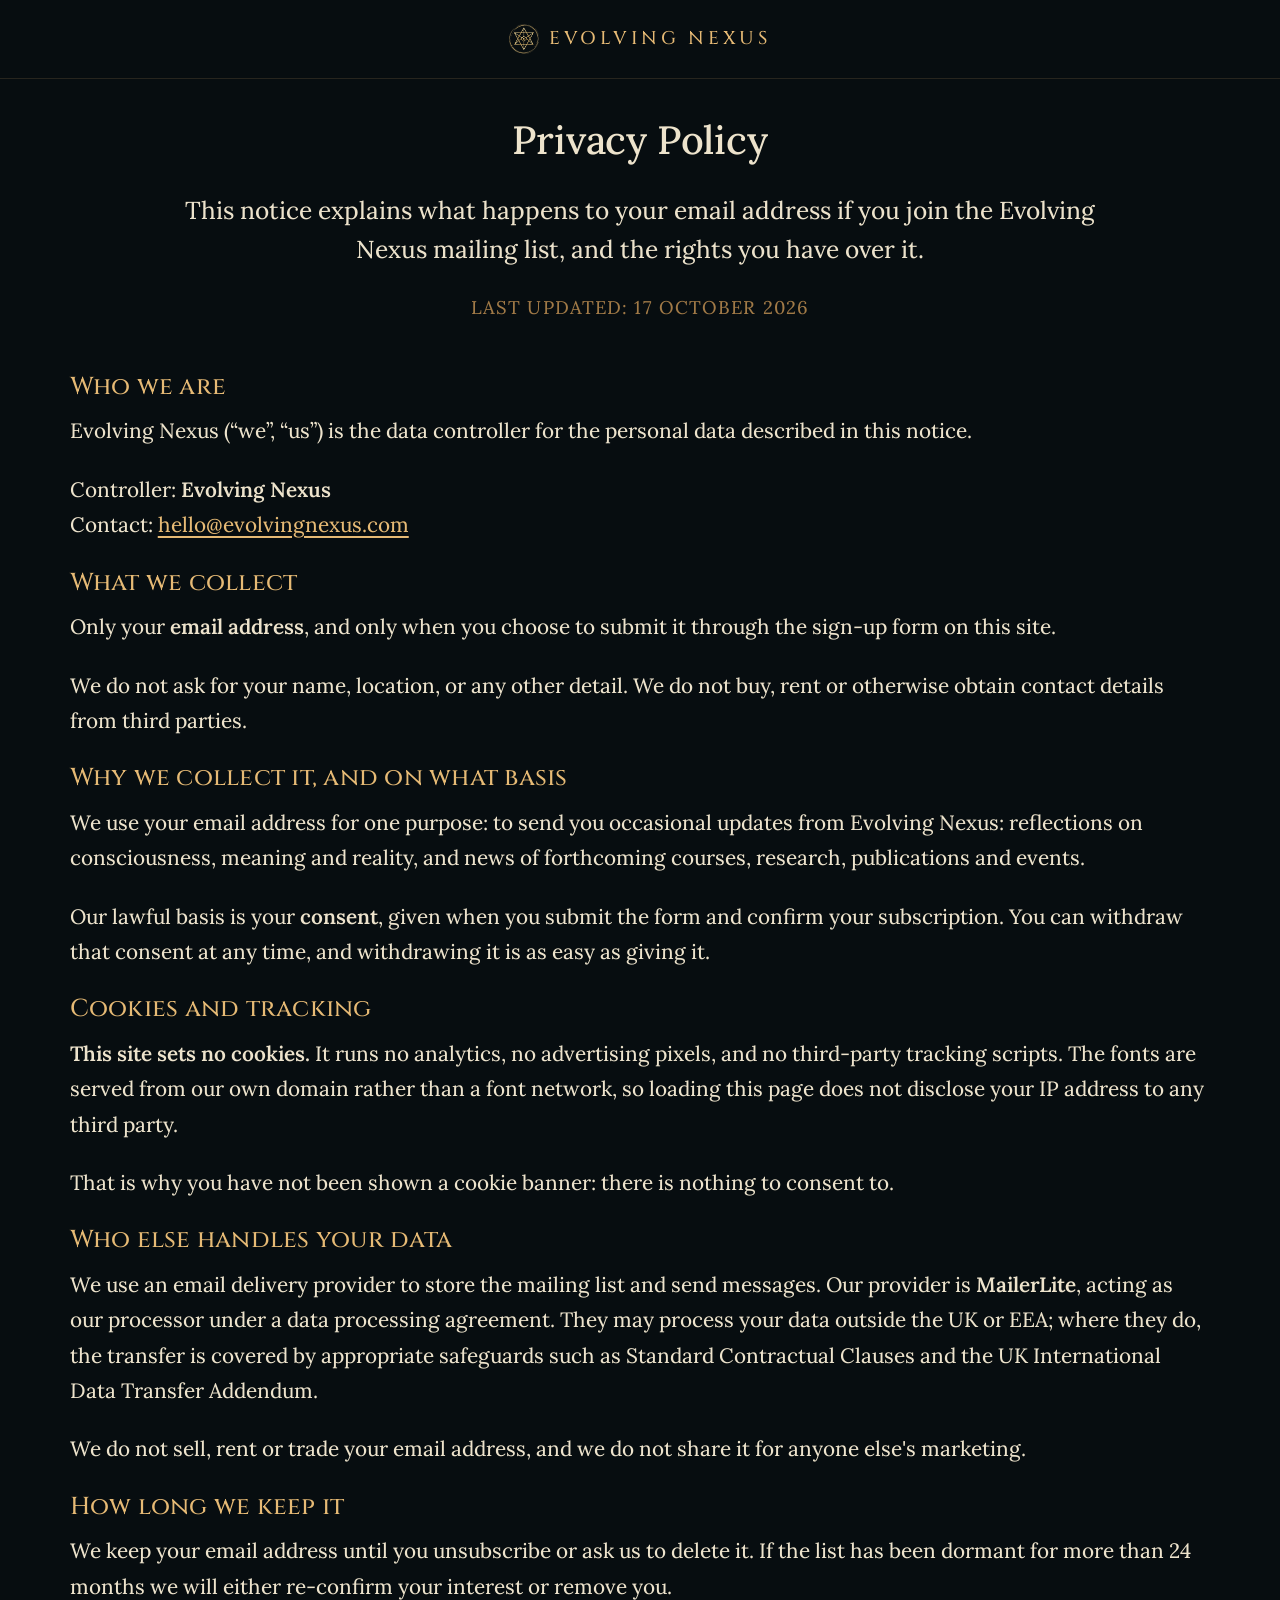
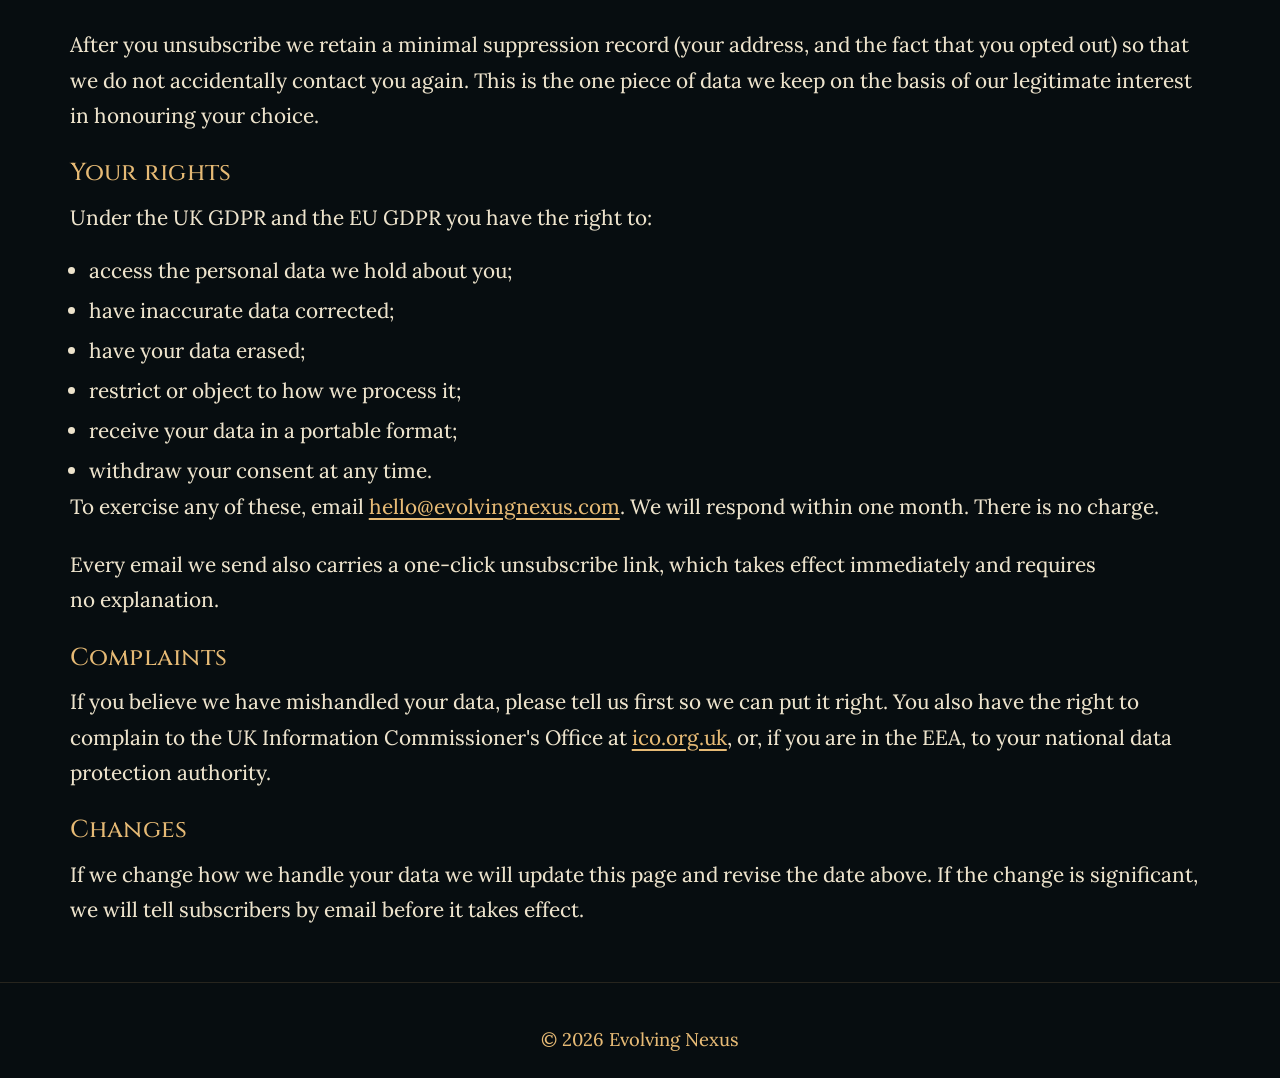
<file: privacy.html>
<!DOCTYPE html>
<html lang="en-US">
<head>
<meta charset="utf-8">
<meta name="viewport" content="width=device-width, initial-scale=1, viewport-fit=cover">

<title>Privacy Policy | Evolving Nexus</title>
<meta name="description" content="How Evolving Nexus collects, uses and protects the personal data of mailing-list subscribers.">
<link rel="canonical" href="https://rvaov.github.io/evolving-nexus-preview/privacy.html">
<meta name="robots" content="noindex, nofollow, noarchive, nosnippet">
<meta name="theme-color" content="#070D10">
<meta name="color-scheme" content="dark">

<meta property="og:type" content="article">
<meta property="og:site_name" content="Evolving Nexus">
<meta property="og:title" content="Privacy Policy | Evolving Nexus">
<meta property="og:description" content="How Evolving Nexus collects, uses and protects the personal data of mailing-list subscribers.">
<meta property="og:url" content="https://rvaov.github.io/evolving-nexus-preview/privacy.html">
<meta property="og:image" content="https://rvaov.github.io/evolving-nexus-preview/assets/img/og-cover.jpg">

<link rel="icon" href="assets/img/favicon.ico" sizes="32x32">
<link rel="icon" href="assets/img/favicon.svg" type="image/svg+xml">
<link rel="apple-touch-icon" href="assets/img/apple-touch-icon.png">

<link rel="preload" href="assets/fonts/inter-latin-var.woff2" as="font" type="font/woff2" crossorigin>
<link rel="preload" href="assets/fonts/cinzel-latin-var.woff2" as="font" type="font/woff2" crossorigin>
<link rel="stylesheet" href="assets/css/styles.css?v=a4c7ae83">

<!--
  ============================================================================
  DRAFT. NOT LEGAL ADVICE.
  This is a structurally complete, good-faith UK GDPR / PECR privacy notice for
  a single-purpose mailing list that sets no cookies and runs no analytics. It
  reflects what the page actually does, which is the hard part. It still needs
  the client's solicitor to confirm it, and these values filled in:

    [[SET]] Controller legal name and trading status
    [[SET]] Registered or correspondence address  (required by PECR for marketing)
    [[SET]] Contact email
    [[SET]] Confirm the email processor is MailerLite, and its current
            transfer safeguard (SCCs / UK Addendum / Data Privacy Framework)
    [[SET]] "Last updated" date at launch

  If analytics, embedded video, or any third-party script is added later, this
  notice must be revised and a consent banner will likely become necessary.
  ============================================================================
-->
</head>

<body class="doc">

<a class="skip-link" href="#main">Skip to content</a>

<header class="masthead">
  <div class="masthead__inner">
    <a class="lockup" href="index.html" aria-label="Evolving Nexus, home">
      <picture>
        <source srcset="assets/img/emblem-nexus.webp" type="image/webp">
        <img class="lockup__mark" src="assets/img/emblem-nexus.png"
             width="456" height="472" alt="" decoding="async">
      </picture>
      <span class="lockup__word">Evolving Nexus</span>
    </a>
  </div>
</header>

<main id="main">
  <section class="section">
    <div class="shell shell--prose">

      <div class="doc__head">
      <h1 class="h2">Privacy Policy</h1>
      <p class="lede">
        This notice explains what happens to your email address if you join the
        Evolving Nexus mailing list, and the rights you have over it.
      </p>
      <p class="doc__date">Last updated: 17 October 2026</p>
      </div>

      <h2 class="display">Who we are</h2>
      <p>
        Evolving Nexus (“we”, “us”) is the data controller for the personal data
        described in this notice.
      </p>
      <p>
        <!-- [[SET]] BEFORE LAUNCH: add the controller's legal name, trading
             status and a postal address on the line below. PECR requires a
             postal address on marketing material. It is left out rather than
             shown as a placeholder because a placeholder rendered to visitors
             is worse than a line that is briefly missing. -->
        Controller: <strong>Evolving Nexus</strong><br>
        Contact: <a href="mailto:hello@evolvingnexus.com">hello@evolvingnexus.com</a>
      </p>

      <h2 class="display">What we collect</h2>
      <p>
        Only your <strong>email address</strong>, and only when you choose to
        submit it through the sign-up form on this site.
      </p>
      <p>
        We do not ask for your name, location, or any other detail. We do not
        buy, rent or otherwise obtain contact details from third parties.
      </p>

      <h2 class="display">Why we collect it, and on what basis</h2>
      <p>
        We use your email address for one purpose: to send you occasional
        updates from Evolving Nexus: reflections on consciousness, meaning and
        reality, and news of forthcoming courses, research, publications and
        events.
      </p>
      <p>
        Our lawful basis is your <strong>consent</strong>, given when you submit
        the form and confirm your subscription. You can withdraw that consent at
        any time, and withdrawing it is as easy as giving it.
      </p>

      <h2 class="display">Cookies and tracking</h2>
      <p>
        <strong>This site sets no cookies.</strong> It runs no analytics, no
        advertising pixels, and no third-party tracking scripts. The fonts are
        served from our own domain rather than a font network, so loading this
        page does not disclose your IP address to any third party.
      </p>
      <p>
        That is why you have not been shown a cookie banner: there is nothing to
        consent to.
      </p>

      <h2 class="display">Who else handles your data</h2>
      <p>
        We use an email delivery provider to store the mailing list and send
        messages. <!-- [[SET]] confirm processor -->
        Our provider is <strong>MailerLite</strong>, acting as our processor
        under a data processing agreement. They may process your data outside
        the UK or EEA; where they do, the transfer is covered by appropriate
        safeguards such as Standard Contractual Clauses and the UK
        International Data Transfer Addendum.
      </p>
      <p>
        We do not sell, rent or trade your email address, and we do not share it
        for anyone else's marketing.
      </p>

      <h2 class="display">How long we keep it</h2>
      <p>
        We keep your email address until you unsubscribe or ask us to delete it.
        If the list has been dormant for more than 24 months we will either
        re-confirm your interest or remove you.
      </p>
      <p>
        After you unsubscribe we retain a minimal suppression record (your
        address, and the fact that you opted out) so that we do not
        accidentally contact you again. This is the one piece of data we keep on
        the basis of our legitimate interest in honouring your choice.
      </p>

      <h2 class="display">Your rights</h2>
      <p>Under the UK GDPR and the EU GDPR you have the right to:</p>
      <ul>
        <li>access the personal data we hold about you;</li>
        <li>have inaccurate data corrected;</li>
        <li>have your data erased;</li>
        <li>restrict or object to how we process it;</li>
        <li>receive your data in a portable format;</li>
        <li>withdraw your consent at any time.</li>
      </ul>
      <p>
        To exercise any of these, email
        <a href="mailto:hello@evolvingnexus.com">hello@evolvingnexus.com</a>.
        We will respond within one month. There is no charge.
      </p>
      <p>
        Every email we send also carries a one-click unsubscribe link, which
        takes effect immediately and requires no explanation.
      </p>

      <h2 class="display">Complaints</h2>
      <p>
        If you believe we have mishandled your data, please tell us first so we
        can put it right. You also have the right to complain to the UK
        Information Commissioner's Office at
        <a href="https://ico.org.uk/make-a-complaint/" rel="noopener">ico.org.uk</a>,
        or, if you are in the EEA, to your national data protection authority.
      </p>

      <h2 class="display">Changes</h2>
      <p>
        If we change how we handle your data we will update this page and revise
        the date above. If the change is significant, we will tell subscribers by
        email before it takes effect.
      </p>


    </div>
  </section>
</main>

<footer class="footer">
  <div class="shell">
    <p class="footer__legal">&copy; 2026 Evolving Nexus</p>
  </div>
</footer>

</body>
</html>
</file>
<file: assets/css/styles.css>
@charset "UTF-8";
/* ===========================================================================
   EVOLVING NEXUS
   ---------------------------------------------------------------------------
   The client's own visual identity, restored, on the conversion structure from
   their playbook.

   Several rebuilds went wrong by treating their design as the problem. It was
   not. Measured against their own ground, ember gold reads 10.84:1 and
   parchment 15.33:1; both are excellent. Exactly one value failed: bronze at
   3.95:1 wherever it carried small text. One colour was broken, and a whole
   palette got thrown away to fix it.

   So this keeps all of it. Cinzel for display, Lora for text, gold on deep
   indigo, the diamond rules, the double-hairline frames, and the sage and plum
   card tints from the original palette. What changes is the engineering
   underneath and the order of the page.

     01 Fonts  02 Tokens  03 Reset  04 Type
     05 Layout  06 Components  07 Motion  08 Print
   =========================================================================== */

/* ── 01 Fonts ───────────────────────────────────────────────────────────────
   Self-hosted Latin subsets: no render-blocking third-party request, and no
   visitor IP disclosed to a font CDN, which matters on a page that makes an
   explicit privacy promise to a UK/EU audience. */

@font-face {
  font-family: 'Cinzel';
  font-style: normal; font-weight: 400 600; font-display: swap;
  src: url('../fonts/cinzel-latin-var.woff2') format('woff2');
}
@font-face {
  font-family: 'Lora';
  font-style: normal; font-weight: 400 600; font-display: swap;
  src: url('../fonts/lora-latin-var.woff2') format('woff2');
}
@font-face {
  font-family: 'Lora';
  font-style: italic; font-weight: 400 500; font-display: swap;
  src: url('../fonts/lora-italic-latin-var.woff2') format('woff2');
}

/* ── 02 Tokens ──────────────────────────────────────────────────────────── */

:root {
  color-scheme: dark;

  /* The Evolving Nexus palette, carried over. */
  --void:         #070D10;
  --deep-current: #101C2C;   /* the deep indigo from the original palette */
  --panel:        #12181C;
  --ember-gold:   #E6BA75;   /* 10.84:1 */
  --parchment:    #EDE3CC;   /* 15.33:1 */
  --sage:         #3E5240;
  --plum:         #4A2C40;

  /* Two corrections, both minimal, both arithmetic rather than taste.
     Bronze was 3.95:1 on the void wherever it carried small text, which was
     everywhere: labels, roles, attributions. This holds the original hue
     (33.8 degrees) and saturation (0.39) exactly and lifts only lightness
     until it clears AA on both surfaces. Fog gets the same treatment. */
  --bronze:    #A17A47;      /* was #8C6A3E, 3.95:1 */
  --fog:       #B3ABA0;      /* was #9B958A, 6.57:1 */

  --hairline:       rgba(230, 186, 117, 0.34);
  --hairline-faint: rgba(230, 186, 117, 0.14);

  --font-display: 'Cinzel', 'Trajan Pro', Georgia, serif;
  --font-text:    'Lora', Georgia, 'Times New Roman', serif;

  /* Light text on a dark ground reads smaller than it measures, so the scale
     sits a step above a light-theme equivalent.

     Every value interpolates between a 360px floor and a 1920px ceiling. The
     previous scale topped out near 1600px and capped body copy at 15.7px, so a
     2560px display got the same type as a laptop in a far wider frame, which is
     what made a large screen feel under-set. Body now reaches 21.6px and the
     smallest supporting size 18.4px. */
  --step--1: clamp(1.06rem, 1.011rem + 0.19vw, 1.15rem);
  --step-0:  clamp(1.18rem, 1.131rem + 0.21vw, 1.35rem);
  --step-1:  clamp(1.22rem, 1.096rem + 0.545vw, 1.75rem);
  --step-2:  clamp(1.55rem, 1.193rem + 1.59vw,  3.1rem);
  --step-3:  clamp(1.85rem, 1.308rem + 2.41vw,  3.9rem);

  --space-2xs: 0.4rem;
  --space-xs:  0.7rem;
  --space-s:   1.1rem;
  --space-m:   1.75rem;
  --space-l:   2.75rem;
  --space-xl:  clamp(3.5rem, 2.8rem + 3.5vw, 6rem);
  --space-2xl: clamp(5rem, 3.5rem + 6vw, 8.5rem);

  --shell:  72rem;
  --gutter: clamp(1.4rem, 1rem + 2.2vw, 3rem);
  /* A notch in landscape takes a bite out of the sides too. */
  /* Light travelling through display type. The sage and plum card tints are
     2.31:1 and 1.61:1 against this ground and cannot carry text; these are the
     same two hues lifted until every stop clears 9:1. */
  /* Hero rhythm. Scales with the viewport the way the headline does, so the
     gaps between the emblem, the words and the field hold their proportion
     instead of freezing at a laptop's values. */
  --hero-gap: clamp(1.1rem, max(2vw, 2.2svh), 3.4rem);

  --sheen: linear-gradient(100deg,
    var(--ember-gold) 0%, #F2DCAE 17%, #C2D6BC 33%, #F2DCAE 50%,
    #DCC2D6 67%, #F2DCAE 83%, var(--ember-gold) 100%);
  --edge-l: env(safe-area-inset-left, 0px);
  --edge-r: env(safe-area-inset-right, 0px);

  --ease: cubic-bezier(0.22, 0.61, 0.36, 1);
}

/* ── 03 Reset ───────────────────────────────────────────────────────────── */

*, *::before, *::after { box-sizing: border-box; }
body, h1, h2, h3, h4, p, figure, blockquote, ul, ol, dl, dd, figcaption { margin: 0; }
ul[role='list'], ol[role='list'] { list-style: none; padding: 0; }

html {
  -webkit-text-size-adjust: 100%;
  scroll-behavior: smooth;
  scroll-padding-top: var(--nav-h, 4.6rem);
}

body {
  /* Flat, as theirs is. A vertical wash was tried and it reads as a stock
     dark-theme gradient; plain black is richer and more expensive-looking.
     The indigo survives where it earns its place: the closing band. */
  background: var(--void);
  color: var(--parchment);
  font-family: var(--font-text);
  font-size: var(--step-0);
  font-weight: 440;
  line-height: 1.7;
  font-kerning: normal;
  font-variant-ligatures: common-ligatures contextual;
  /* Greyscale: ClearType fringes glyph edges red and cyan, and against a dark
     ground those fringes read as blurring. */
  -webkit-font-smoothing: antialiased;
  -moz-osx-font-smoothing: grayscale;
  overflow-wrap: break-word;
  text-align: center;
}

img, picture, svg { display: block; max-width: 100%; height: auto; }
a { color: var(--ember-gold); text-underline-offset: 0.18em; }

::selection { background: var(--ember-gold); color: var(--void); }
:focus-visible { outline: 2px solid var(--ember-gold); outline-offset: 3px; }
:focus:not(:focus-visible) { outline: none; }

.visually-hidden:not(:focus):not(:active) {
  position: absolute; width: 1px; height: 1px;
  margin: -1px; padding: 0; border: 0;
  overflow: hidden; clip-path: inset(50%); white-space: nowrap;
}

/* Hidden by being taken out of the paint entirely, not by being parked above
   the top of the page. Translated off the top it was still a 244x57 gold
   panel sitting at -85px, and anything that shows the area above the document
   showed it: a trackpad overscroll, a rubber-band bounce, a browser that
   paints the overscroll region. It read as a yellow box floating above the
   page. Clipped to nothing, there is no panel to reveal. */
.skip-link {
  position: absolute; top: 0; left: 50%;
  width: 1px; height: 1px; margin: -1px; padding: 0;
  overflow: hidden; clip-path: inset(50%); white-space: nowrap;
  z-index: 100;
  background: var(--ember-gold); color: var(--void);
  font-family: var(--font-display); font-size: var(--step--1);
  font-weight: 600; letter-spacing: 0.1em; text-transform: uppercase;
  text-decoration: none;
}
.skip-link:focus {
  width: auto; height: auto; margin: 0; padding: 0.8rem 1.3rem;
  overflow: visible; clip-path: none;
  transform: translateX(-50%);
}

/* ── 04 Type ────────────────────────────────────────────────────────────── */

h1, h2, h3, h4 {
  font-family: var(--font-display);
  font-weight: 500;
  line-height: 1.28;
  letter-spacing: 0.01em;
  color: var(--ember-gold);
  text-wrap: balance;
}
p { text-wrap: pretty; }

.eyebrow {
  margin: 0 auto var(--space-s);
  font-family: var(--font-display);
  font-size: var(--step--1);
  font-weight: 500;
  letter-spacing: 0.26em;
  text-indent: 0.26em;        /* re-centre: tracking adds space after the last letter */
  text-transform: uppercase;
  color: var(--bronze);
}
/* Wide tracking is what gives these labels their character and also what makes
   them wrap. Two steps down, because at 0.16em the hero label still orphaned
   "REALITY" onto a line of its own on a 320px screen. */
@media (max-width: 30rem) { .eyebrow { letter-spacing: 0.16em; text-indent: 0.16em; } }
/* Below this it cannot fit on one line at any tracking worth having: the label
   is 32 characters and the column is 275px. So let it wrap, but balance the
   two lines rather than leaving "REALITY" alone on the second. */
@media (max-width: 23rem) {
  .eyebrow {
    letter-spacing: 0.1em; text-indent: 0.1em;
    font-size: 0.82rem; line-height: 1.7;
    text-wrap: balance;
  }
}

/* THE TWO FACES, and the rule for which goes where.
   Cinzel has no true lowercase: every word arrives as capitals or small caps.
   That is right for a mark and wrong for a sentence. So Cinzel carries the
   brand moments, where the words are few and the job is recognition: the
   wordmark, the hero headline, section labels, card titles, names. Lora
   carries everything meant to be read: section headings, body, quotes.

   This was accidental before. .h2 is a class on a <p>, so it never matched the
   h1-h4 rule and fell through to the body face, which happened to be right.
   It is now deliberate and stated. */
.h2 {
  max-width: 40ch; margin-inline: auto;
  font-family: var(--font-text);
  font-size: var(--step-2);
  font-weight: 500;
  line-height: 1.34;
  letter-spacing: -0.005em;
  color: var(--parchment);
}

.lede {
  margin: var(--space-m) auto 0;
  font-size: var(--step-1);
  line-height: 1.6;
  color: var(--parchment);
}

/* ── 05 Layout ──────────────────────────────────────────────────────────── */

.shell {
  width: 100%;
  max-width: var(--shell);
  margin-inline: auto;
  padding-inline: calc(var(--gutter) + var(--edge-l)) calc(var(--gutter) + var(--edge-r));
}
.shell--narrow { max-width: 52rem; }

/* Generous and equal. With the dividers gone the padding carries the rhythm,
   so it has to be unmistakable rather than merely present. */
.section { padding-block: var(--space-2xl); }

/* The alternating band. This was the missing piece: the class sat on the markup
   and nothing defined it, so every section rendered on the same flat ground and
   the page had no rhythm at all. Panel over void is a small luminance step,
   enough to read as a change of register without becoming a stripe. */
.section--tint {
  background: var(--panel);
  border-block: 1px solid var(--hairline-faint);
}

/* Their diamond, kept but given a job. It opened as a separator between every
   section, which on a page whose sections already alternate between plain and
   tinted was marking a boundary the background had already marked. As an
   opening mark it punctuates: a small gold point that says a new idea starts
   here, which is what the motif is for. */
.mark {
  margin: 0 auto var(--space-m);
  color: var(--bronze);
  font-size: 0.6rem;
  line-height: 1;
}

/* ── 06 Components ──────────────────────────────────────────────────────── */

/* -- Nav: sticky, one action, nothing else to weigh up ------------------- */
/* Hidden over the opening and revealed on scroll. Theirs begins with nothing
   but the emblem, and a commercial header at the top of the first screen
   breaks that immediately. The action is still never more than a scroll away. */
.nav {
  position: fixed; top: 0; inset-inline: 0; z-index: 50;
  /* Opaque, not translucent. At 0.92 with a blur behind it, gold headings
     scrolling underneath stayed legible through the bar and collided with the
     wordmark. A dark bar on a dark page reads as light either way, so there is
     nothing to gain from the transparency and a real legibility bug to lose. */
  background: var(--void);
  border-bottom: 1px solid var(--hairline-faint);
  padding-top: env(safe-area-inset-top, 0px);
  transform: translateY(-100%); opacity: 0; visibility: hidden;
  transition: transform 320ms var(--ease), opacity 320ms var(--ease), visibility 320ms;
}
.nav.is-visible { transform: none; opacity: 1; visibility: visible; }
/* Beats .is-visible deliberately: while a field has focus the bar must stay
   out of the way whatever the scroll position says, because the browser's
   scroll-to-the-field is what revealed it in the first place. */
.nav.is-visible.is-typing, .nav.is-typing {
  transform: translateY(-100%); opacity: 0; visibility: hidden;
}

.no-js .nav { position: sticky; transform: none; opacity: 1; visibility: visible; }
.nav__inner {
  display: flex; align-items: center; justify-content: space-between;
  gap: var(--space-s);
  max-width: var(--shell); margin-inline: auto;
  padding: 0.7rem var(--gutter);
}
.lockup { display: inline-flex; align-items: center; gap: 0.65rem; text-decoration: none; color: var(--ember-gold); }
.lockup__mark { width: auto; height: 1.9rem; }
.lockup__word {
  font-family: var(--font-display); font-size: var(--step--1);
  font-weight: 500; letter-spacing: 0.2em; text-transform: uppercase; white-space: nowrap;
}
@media (max-width: 26rem) { .lockup__word { display: none; } }

/* -- Button. The playbook wants a contrasting colour that pops; on this
      ground their gold is both the brand and the brightest thing available. - */
.btn {
  display: inline-block;
  padding: 0.9rem 1.9rem;
  border: 1px solid var(--ember-gold);
  background: var(--ember-gold); color: var(--void);
  font-family: var(--font-display);
  font-size: var(--step--1); font-weight: 600;
  letter-spacing: 0.12em; text-transform: uppercase;
  text-decoration: none; text-align: center; cursor: pointer;
  min-height: 3.25rem;
  transition: background-color 180ms var(--ease), color 180ms var(--ease);
}
.btn:disabled { opacity: 0.55; cursor: progress; }
/* Press feedback for touch: :active releases on finger-up, :hover does not. */
.btn:active:not(:disabled) { transform: translateY(1px); filter: brightness(0.92); }
.btn--sm { padding: 0.5rem 1.1rem; min-height: 0; }

/* Outlined, as theirs is. A filled gold button is what the playbook asks for,
   and it is right for a plumber being called at 2am; on a contemplative brand
   it shouts. The solid treatment is kept for the closing call, where asking
   plainly is the whole point. */
.btn--ghost { background: transparent; color: var(--ember-gold); }
.btn--ghost:active:not(:disabled) { transform: translateY(1px); }

/* -- Hero ---------------------------------------------------------------- */
/* Budgeted so the button clears the fold: the playbook gives three seconds,
   and a call to action below the fold does not exist. */
/* The nav is hidden over the opening, so there is no header to clear and the
   top padding was pure dead space above the emblem. Enough to let it breathe,
   not enough to push the field down the screen. */
/* The hero owns exactly one screen. Without a min-height it was only as tall
   as its contents, so on anything roomy the credentials strip below showed
   through: 589px of it at 2560x1440, 231px on a Pro Max. svh rather than vh or
   dvh deliberately. vh is the height with mobile browser chrome hidden, so it
   overflows while the chrome is still showing; dvh changes as the chrome hides
   and resizes the hero under the reader. svh is the small viewport, the one
   that is always available, which is what "fits without scrolling" means.
   Content is centred, and if it ever exceeds the screen the box grows rather
   than clipping at both ends. */
.hero {
  min-height: 100vh;
  min-height: 100svh;
  display: flex;
  flex-direction: column;
  justify-content: flex-start;
  /* viewport-fit=cover runs the layout viewport under the notch and the status
     bar so the background reaches the screen edges. Without these insets the
     content goes under there too, and on a fresh load, where the page sits at
     its topmost position, that takes the emblem with it. No emulator reports
     real insets, which is why this never showed up in testing. */
  padding-block: calc(var(--space-l) + env(safe-area-inset-top, 0px))
                 calc(var(--space-xl) + env(safe-area-inset-bottom, 0px));
}
.hero__mark {
  width: clamp(5.5rem, max(4rem + 5vw, 11svh), 10.5rem);
  height: auto; margin: 0 auto calc(var(--hero-gap) * 1.25);
}
.hero__title {
  /* Its own curve rather than --step-3: the headline is the one thing whose
     height is bought back from the fold. */
  margin-inline: auto;
  font-size: clamp(2rem, max(1.12rem + 1.9vw, 4.6svh), 4rem);
  text-transform: uppercase;
  letter-spacing: 0.07em;
  line-height: 1.38;
}
/* A slow diagonal drift behind the opening.

   Built from the palette the brand already owns: void, the deep indigo, and
   the faintest breath of the sage and plum card tints. Everything stays dark
   on purpose. The brightest point the text ever sits on is measured, not
   assumed, and the headline keeps better than 9:1 at every frame of the
   animation.

   On a pseudo-element rather than the section so the drift cannot inherit
   into the content, and isolated so it composites on its own layer. Painting
   only background-position keeps it off the main thread. */
.hero { position: relative; isolation: isolate; }
.hero > * { position: relative; z-index: 1; }
.hero::before {
  content: '';
  position: absolute;
  inset: 0;
  z-index: 0;
  background:
    radial-gradient(58% 44% at 50% 26%, rgba(230, 186, 117, 0.07), transparent 72%),
    linear-gradient(128deg,
      #070D10 0%, #0C1420 22%, #101C2C 40%,
      #0E1622 56%, #141024 74%, #0A1118 88%, #070D10 100%);
  background-size: 100% 100%, 320% 320%;
  background-position: 50% 0%, 0% 50%;
  animation: hero-drift 38s ease-in-out infinite;
  pointer-events: none;
}

/* Thirty-eight seconds: slow enough to read as light changing in a room
   rather than as motion asking to be watched. */
@keyframes hero-drift {
  0%, 100% { background-position: 50% 0%, 0% 50%; }
  50%      { background-position: 50% 0%, 100% 50%; }
}

@media (prefers-reduced-motion: reduce) {
  .hero::before { animation: none; background-position: 50% 0%, 42% 50%; }
}

@media (forced-colors: active) {
  .hero::before { display: none; }
}

/* The headline, with light moving through it.

   The sage and plum from the card tints are 2.31:1 and 1.61:1 against this
   ground, so they are unusable as text. These are the same two hues lifted
   until they clear 9:1, which keeps the colour idea and keeps the words
   readable: every stop in the gradient sits between 9.17:1 and 14.55:1.

   Layered so it can only ever improve on a solid colour. The base rule paints
   plain gold, which is what runs if background-clip is unsupported, if the
   user asks for more contrast, or in forced-colours mode. The gradient is
   added on top of that, never instead of it. */
.hero__title { color: var(--ember-gold); font-weight: 600; }

@supports ((background-clip: text) or (-webkit-background-clip: text)) {
  @media (prefers-contrast: no-preference) {
    .hero__title {
      background-image: var(--sheen);
      background-size: 280% 100%;
      background-position: 0% 50%;
      -webkit-background-clip: text;
      background-clip: text;
      color: transparent;
      animation: hero-sheen 16s ease-in-out infinite;
    }
  }
}

/* Slow on purpose. A sixteen second round trip reads as the light shifting
   rather than as something demanding attention. */
@keyframes hero-sheen {
  0%, 100% { background-position: 0% 50%; }
  50%      { background-position: 100% 50%; }
}

@media (prefers-reduced-motion: reduce) {
  .hero__title { animation: none; background-position: 30% 50%; }
}

/* Windows high contrast replaces author colours; a transparent fill would
   leave nothing on screen. */
@media (forced-colors: active) {
  .hero__title { background-image: none; color: CanvasText; forced-color-adjust: none; }
}

.hero__sub {
  margin: var(--hero-gap) auto 0;
  font-size: clamp(1.08rem, max(0.95rem + 0.5vw, 1.7svh), 1.85rem);
  line-height: 1.6;
  color: var(--parchment);
}
.hero__sub strong { font-weight: 600; }
.hero__cta { margin-top: var(--hero-gap); }

/* The photograph, framed the way their cards are framed. */
/* The photograph, framed the way their cards are framed, with the people it
   belongs to rather than in the opening. */
.portrait {
  max-width: 40rem; margin: var(--space-l) auto 0;
  padding: 6px;
  border: 1px solid var(--hairline);
  background: var(--panel);
}
.portrait img { width: 100%; }
.portrait figcaption {
  padding-top: var(--space-xs);
  font-size: var(--step--1); color: var(--fog);
}

/* The hero emblem as a link. Inline-block so the anchor wraps the image
   exactly and does not pick up a full-width hit area. */
/* The two hero spacings that are not on the element's own rule. These were
   declared at the bottom of the file, after every media query, so they
   silently beat all of them: the phone block set its own capture gap and
   never got it, and the sign-up sat at 1.15x the gap above it on every
   screen no matter what the breakpoints asked for. Base rules belong above
   the overrides. */
.hero .eyebrow { margin-bottom: calc(var(--hero-gap) * 0.55); }
.hero .capture { margin-top: calc(var(--hero-gap) * 1.15); }

/* Short viewports. A 1366x768 laptop is as tight as a phone vertically, and
   the headline is where the height comes from. */
@media (max-height: 50rem) {
  .hero {
    padding-block: calc(var(--space-m) + env(safe-area-inset-top, 0px))
                   calc(var(--space-l) + env(safe-area-inset-bottom, 0px));
  }
  .hero__mark { width: clamp(4rem, max(3rem + 5vw, 15svh), 9rem); margin-bottom: var(--space-s); }
  .hero__title { font-size: clamp(1.85rem, max(1.15rem + 2.2vw, 5svh), 3.4rem); }
  .hero__sub { margin-top: var(--space-s); font-size: var(--step-0); line-height: 1.45; }
  .hero .capture { margin-top: var(--space-s); }
}

/* Phones. Here height is the scarce dimension and the opening should fill the
   screen, so everything sizes off min(vw, svh): width governs a narrow screen,
   height governs a short one, whichever is scarcer wins. Declared after the
   height rules so it wins on a phone that matches both. */
@media (max-width: 48rem) {
  .hero {
    --hero-eyebrow: clamp(0.88rem, min(4vw, 2.3svh), 1.2rem);
padding-block: calc(clamp(0.7rem, 3svh, 4rem) + env(safe-area-inset-top, 0px))
                   calc(clamp(0.9rem, 3.6svh, 5rem) + env(safe-area-inset-bottom, 0px));
  }
  /* All of these came down when the second opening sentence was added. On a
     320px screen that sentence alone runs to seven lines, and the opening
     still has to put the field on the first screen. */
  .hero__mark {
    width: clamp(2.4rem, min(19vw, 9svh), 8rem);
    margin-bottom: clamp(0.4rem, 1.5svh, 1.6rem);
  }
  .hero__title { font-size: clamp(1.25rem, min(6.4vw, 3.9svh), 3.4rem); }
  .hero__sub {
    margin-top: clamp(0.5rem, 1.8svh, 1.8rem);
    font-size: clamp(0.95rem, min(4.4vw, 2.3svh), 1.7rem);
  }
  .hero .capture { margin-top: clamp(0.6rem, 2.2svh, 2rem); }
  .hero .eyebrow {
    font-size: var(--hero-eyebrow);
    letter-spacing: clamp(0.04em, 1.4vw - 0.3rem, 0.26em);
    margin-bottom: clamp(0.4rem, 1.6svh, 1.4rem);
  }
}
@media (max-width: 48rem) and (max-height: 40rem) {
  .hero__title { line-height: 1.16; }
  .hero__sub { line-height: 1.35; }
}

/* The opening is the one anchor with no bar above it: the nav is hidden until
   the hero is behind you. Cancelling the page's scroll offset here means
   #home, and a reload on #home, land on the true top of the page. */
#home { scroll-margin-top: calc(var(--nav-h, 4.6rem) * -1); }

/* Centres the opening when there is room and collapses to the top when there
   is not, which justify-content:center cannot do: it overflows both ends. */
.hero > .shell { margin-block: auto; width: 100%; }

/* The opening, on everything that is not a phone.

   Two faults were being fixed at once here and they pull against each other.
   The headline was sitting in a narrow column with large empty margins either
   side, and on a short screen the sign-up field was pushed off the bottom.

   The sizing is the cause of the second one. Every measurement above used
   max(vw, svh), which takes the LARGER of the two, so on a wide screen that is
   not tall (an ultrawide, or any maximised window once the browser chrome is
   taken off) the width term won and the height was ignored. Everything in the
   hero inflated at once and the field went under the fold. min() is the honest
   form: whichever dimension is scarcer governs. That is what the phone block
   below has always done, which is why the phone was never the one that broke.

   The first fault is the width term. The text is a fixed 67 characters, so a
   larger headline means MORE lines, not fewer, and filling the height by
   raising the size alone just stacks up another row of capitals. 5.75vw is
   roughly the shell width over sixteen, which is the size at which this
   sentence breaks three ways on a normal desktop and uses close to all of the
   measure. Leftover height is then spent on the emblem and the gaps, which
   scale on svh, rather than on a fifth line.

   Verified against seventeen viewports including ultrawide, maximised-with-
   chrome and half-screen, which the earlier full-height 16:9 set had missed
   entirely. */
/* Everything here hangs off --hero-size. Each of these used to carry its own
   clamp, tuned separately, and they drifted: the headline-to-subheading ratio
   ran anywhere from 2.4 to 3.3 depending on the screen, the subheading fell to
   16.8px on a short laptop, and the eyebrow was frozen at 18.4px on every
   desktop so at 2560 it vanished under an 84px headline. One driver keeps the
   ratio at 3.0 everywhere and gives the subheading a floor it cannot go under.

   The gaps are a rhythm, not four similar numbers. The sign-up is a separate
   unit from the sentence above it and has to read that way, so it sits at
   1.8x the headline-to-subheading gap. It was 1.14x, which is why it looked
   stuck to the subheading.

   The opening runs close to the full width and only stops widening once the
   screen is wider than about 1700px, where a line of display type gets too
   long to track comfortably. Below that the cap never binds: 94vw is what is
   actually in force on a laptop, a half-screen window and a tablet. */
@media (min-width: 48.0625rem) {
  .hero {
    /* One scale. Every part of the opening is a multiple of it, so the
       composition is the same on a tablet and on a monitor and only its
       size changes. Before this each part had its own rule and the
       proportions drifted: the emblem ran between 2.7 and 6.3 times the
       headline depending on the screen, and the field between 6.8 and
       11.4, which is why the opening looked like a different design at
       every size. 6.6svh is the largest the scale can be while the whole
       hero still fits one screen at the tightest aspect ratio tested. */
    /* 7.4svh is the smallest scale that still breaks the headline three
       ways on a laptop. Below it the sentence falls to two lines and the
       opening loses its shape. The emblem ratio comes down to 3.2 to pay
       for it: at 760px of viewport there is not enough height for both a
       three line headline and a five times emblem, and the headline is
       the more important of the two. */
    --hero-size: clamp(2rem, min(4.7vw, 7.4svh), 5rem);
    /* 3.2 before the second opening sentence was added. That sentence is
       four times the length of the first and takes three lines, and the
       opening still has to fit one screen with the field above the fold,
       so the emblem pays for it. Every larger ratio tested puts the field
       under the fold on a laptop. */
    --mark-ratio: 2.2;
    --hero-gap:  calc(var(--hero-size) * 0.34);
  }
  /* The hero has to be one screen, and it was not. --space-l and --space-xl
     scale on width, so on a 1536x864 laptop they came out at 44 and 96, which
     with the content made the section 926px tall in an 864px viewport: 62px
     of padding hanging below the fold, and the emblem starved of the room it
     needed. Padding in a box that must fit the screen has to be measured in
     the screen, so these are svh. */
  .hero {
    padding-block: calc(clamp(1rem, 3.5svh, 3.5rem) + env(safe-area-inset-top, 0px))
                   calc(clamp(1.25rem, 4.5svh, 4.5rem) + env(safe-area-inset-bottom, 0px));
  }
  /* The measure is a multiple of the type, not a fixed rem value. Held at a
     constant width it stopped matching the headline: on a wide screen that
     is only 900px tall the height capped the type at 67px while the measure
     stayed 1805px, and the sentence fell into two lines. Tying the two
     together keeps the break at three everywhere. 21 is the middle of the
     range that holds: below 20 it starts taking a fourth line, above 22 a
     second. */
  .hero > .shell { max-width: min(94vw, calc(var(--hero-size) * 21)); }
  .hero__mark {
    width: clamp(4rem, min(16vw, 15svh), 13rem);
    margin-bottom: calc(var(--hero-gap) * 0.75);
  }
  .hero .eyebrow {
    font-size: clamp(1rem, calc(var(--hero-size) * 0.26), 1.7rem);
    margin-bottom: calc(var(--hero-gap) * 0.45);
  }
  .hero__title { max-width: none; font-size: var(--hero-size); }
  /* The second limit is what stops the subheading overrunning the headline.
     Its own size bottoms out at 1.2rem so it stays readable, but the headline
     keeps shrinking on a short screen, and at that point a fixed 54ch measure
     is wider than the headline above it. Tying the measure to the same scale
     means it always sits inside. On a normal screen 54ch is the smaller of
     the two and nothing changes. */
  .hero__sub {
    /* Wider than the headline's own ink, deliberately. The headline is set
       with text-wrap: balance, so it never fills its column; holding the
       paragraphs to that shorter width left a third of the measure empty
       and pushed this sentence onto a third line. */
    max-width: min(96ch, calc(var(--hero-size) * 23));
    margin-top: var(--hero-gap);
    font-size: clamp(1.2rem, calc(var(--hero-size) * 0.48), 3rem);
  }
  .hero .capture { margin-top: calc(var(--hero-gap) * 1.8); }

  /* The field scales with the rest of it. Left at the shared 34rem it was a
     544px control sitting under a 1385px headline, which read as an
     afterthought on a large screen. The 3rem floor is a touch target, not a
     look: it holds even where the proportional value would go under 44px. */
  /* Two guards against the button dropping below the field. The floor stops
     the proportional width collapsing: at 770px the scale gives 324px, while
     the field and button need 439px side by side, so the button wrapped.
     nowrap then makes the field absorb any remaining shortfall by shrinking,
     rather than the button breaking the line. Wrapping is a phone behaviour
     and this block never applies there. */
  /* A share of the measure it sits in, with a ceiling, not a fixed width.
     Held at 544px the field was 51% of a wide container and 77% of a narrow
     one, so on a small laptop it read as spanning the whole column and on a
     large one as normal. The ratio was drifting by 1.8x across the range,
     which is the breaking on some screens and not others. Both forms take
     the same rule so they cannot disagree. */
  .hero .capture__row { flex-wrap: nowrap; }
  .hero .capture__input,
  .hero .capture .btn {
    min-height: max(3rem, calc(var(--hero-size) * 0.85));
  }
  .hero .capture__input { font-size: clamp(1rem, calc(var(--hero-size) * 0.26), 1.6rem); }
  .hero .capture .btn { font-size: clamp(0.9rem, calc(var(--hero-size) * 0.2), 1.3rem); }
}

/* The emblem grows where there is room for it, which is a wide screen OR a
   tall one: a 1920x950 monitor and an 834x1112 tablet both qualify, for
   different reasons. It is held by three limits at once, the viewport width,
   the viewport height, and its own proportion to the headline, so it can
   never outgrow the type it sits above. Small and short at the same time gets
   the base size, because those viewports are already near the fold.

   The width floor on the second condition is load bearing, not tidiness. This
   rule reads --hero-size, which only exists above it. A tall phone matched on
   height alone, the variable resolved to nothing, that invalidates the whole
   width declaration, and the emblem fell back to the image's natural size and
   pushed the sign-up 83px off a 744x1133 screen. */
/* The emblem is a multiple of the scale like everything else. It used to
   carry its own ladder of height steps, which is what let it drift to six
   times the headline on one screen and under three on another. Four is the
   proportion the laptop sizes already sat near, so those barely move and
   every other screen comes into line with them.

   Scoped to the same breakpoint as --hero-size, and that is load bearing. Left
   at the top level it applied to phones too, where the variable does not
   exist; that invalidates the whole width declaration, the emblem falls back
   to the image's natural size, and the sign-up went 208px off a 320px
   screen. */
@media (min-width: 48.0625rem) {
  .hero__mark { width: calc(var(--hero-size) * var(--mark-ratio)); }
}

/* A browser window only 650px tall cannot carry the emblem at full
   proportion and still clear the fold. Rather than let that one case hold
   the scale down for every normal screen, the ratio drops just there. */
@media (min-width: 48.0625rem) and (max-height: 41rem) {
  .hero { --hero-size: clamp(2rem, min(4.7vw, 5.9svh), 5rem); --mark-ratio: 3.2; }
}

/* The same rhythm on a phone, but only where there is height to spend on it.
   A 320x568 screen has about two pixels of slack under the sign-up field, so
   it keeps the tighter gap rather than being pushed over the fold for the
   sake of consistency. */
@media (max-width: 48rem) and (min-height: 40rem) {
  .hero .capture { margin-top: clamp(1.1rem, 4svh, 3.4rem); }
}
.hero__home { display: inline-block; text-decoration: none; }
.hero__home:focus-visible { outline: 2px solid var(--ember-gold); outline-offset: 6px; }

/* -- Capture ------------------------------------------------------------- */
.capture { margin: var(--space-l) auto 0; }

.capture__row { display: flex; flex-wrap: wrap; gap: 0.5rem; justify-content: center;
               max-width: 34rem; margin-inline: auto; }
.capture__input {
  flex: 1 1 15rem; min-width: 0; min-height: 3.25rem;
  padding: 0.85rem 1rem;
  border: 1px solid var(--bronze);
  background: var(--void); color: var(--parchment);
  font-family: var(--font-text); font-size: max(1rem, var(--step-0));
  text-align: center;
  transition: border-color 180ms var(--ease);
}
.capture__input::placeholder { color: var(--fog); opacity: 1; }
.capture__input:focus { outline: none; border-color: var(--ember-gold); }
.capture__input[aria-invalid='true'] { border-color: #E08A6B; }
.capture__input:-webkit-autofill,
.capture__input:-webkit-autofill:hover,
.capture__input:-webkit-autofill:focus {
  -webkit-text-fill-color: var(--parchment);
  -webkit-box-shadow: 0 0 0 100px var(--void) inset;
  caret-color: var(--parchment);
}
.capture .btn { flex: 0 0 auto; }
@media (max-width: 34rem) { .capture__input, .capture .btn { flex: 1 1 100%; } }

/* Fine print, deliberately below the body scale. The 16px floor the rest of
   the page keeps is about reading comfort and about iOS not zooming a form
   field; neither applies to a static legal line nobody reads twice. */
.capture__note { margin: var(--space-s) auto 0; font-size: clamp(0.94rem, 0.9rem + 0.18vw, 1rem); line-height: 1.65; color: var(--fog); }
.capture__note a { color: var(--fog); }
.capture__status { max-width: 46ch; margin: var(--space-s) auto 0; font-size: var(--step--1); }
.capture__status.is-success { color: var(--ember-gold); }
.capture__status.is-error   { color: #E8A185; }
.capture__status.is-pending { color: var(--fog); }

.hp { position: absolute; left: -9999px; width: 1px; height: 1px; overflow: hidden; }

/* -- Trust bar ----------------------------------------------------------- */
/* "Specific numbers beat 'lots of great reviews'." Every figure is the
   client's own. Set in gold, which is what the eye goes to on this ground. */
.trust { background: var(--panel); border-block: 1px solid var(--hairline-faint); }
.trust__grid {
  display: grid; gap: var(--space-l) var(--space-m);
  grid-template-columns: repeat(2, minmax(0, 1fr));
  max-width: var(--shell); margin-inline: auto;
  padding: var(--space-xl) var(--gutter);
}
@media (min-width: 52rem) { .trust__grid { grid-template-columns: repeat(4, minmax(0, 1fr)); } }
.trust__num {
  display: block;
  font-family: var(--font-display);
  /* Their own scale, pushed harder at the top end. These are the quickest
     proof on the page and on a wide screen they were reading as captions. */
  font-size: clamp(2.6rem, 1.5rem + 4.2vw, 5.4rem);
  font-weight: 600;
  line-height: 1; color: var(--ember-gold);
}
.trust__label {
  display: block; max-width: 24ch; margin: var(--space-xs) auto 0;
  font-size: clamp(1.12rem, 1.05rem + 0.33vw, 1.3rem);
  line-height: 1.55; color: var(--fog);
}

/* -- Cards: their double hairline, kept ---------------------------------- */
.paths { display: grid; gap: var(--space-l); margin: var(--space-l) auto 0; }
@media (min-width: 52rem) { .paths { grid-template-columns: repeat(2, minmax(0, 1fr)); } }

.path {
  position: relative; min-width: 0;
  padding: var(--space-l) var(--space-m);
  border: 1px solid var(--hairline);
  background: var(--panel);
}
/* The inset second rule. It is the signature detail of the original design. */
.path::before {
  content: ''; position: absolute; inset: 6px;
  border: 1px solid var(--hairline-faint); pointer-events: none;
}
/* Both tints applied. Their own file defined .plum and never used it, so one
   card was tinted and the other was bare. */
.path--meaning { background: linear-gradient(160deg, rgba(74, 44, 64, 0.42), var(--panel) 82%); }
.path--reality { background: linear-gradient(160deg, rgba(62, 82, 64, 0.42), var(--panel) 82%); }

.path__mark { width: clamp(3.5rem, 2.8rem + 2.4vw, 4.5rem); height: auto; margin: 0 auto var(--space-s); }
.path__name { font-size: var(--step-1); text-transform: uppercase; letter-spacing: 0.05em; }
.path__q { margin-top: var(--space-2xs); font-size: var(--step-0); color: var(--fog); }

.courses { display: grid; gap: 0; margin-top: var(--space-m); }
.course { min-width: 0; padding-block: var(--space-m); border-top: 1px solid var(--hairline-faint); }
.course:first-child { border-top: 0; }
.course__name { font-size: var(--step-1); }
.course__desc { margin: var(--space-xs) auto 0; font-size: var(--step--1); color: var(--fog); }

/* -- How it works -------------------------------------------------------- */
.steps { display: grid; gap: var(--space-l); margin: var(--space-l) auto 0; }
@media (min-width: 52rem) { .steps { grid-template-columns: repeat(4, minmax(0, 1fr)); gap: var(--space-m); } }
.step { min-width: 0; padding-top: var(--space-s); border-top: 1px solid var(--hairline); }
.step__num {
  display: block; font-family: var(--font-display);
  font-size: var(--step--1); font-weight: 500;
  letter-spacing: 0.18em; text-transform: uppercase; color: var(--bronze);
}
.step__name { margin-top: var(--space-2xs); font-size: var(--step-1); }
.step__desc { margin-top: var(--space-xs); font-size: var(--step-0); line-height: 1.7; color: var(--fog); }

/* -- Who it is for ------------------------------------------------------- */
/* Two columns, each entry opening on its own line. The point of this list is
   that a reader finds themselves in it in about two seconds, and six
   full-width centred paragraphs with no separation is the worst possible
   shape for that: it reads as a wall and scans as nothing. Role first, in
   gold, so the eye can run down the openings alone. */
.who {
  display: grid;
  gap: 0 var(--space-xl);
  max-width: 58rem;
  margin: var(--space-l) auto 0;
  list-style: none; padding: 0;
  text-align: left;
}
@media (min-width: 52rem) { .who { grid-template-columns: repeat(2, minmax(0, 1fr)); } }

.who li {
  padding-block: var(--space-m);
  border-top: 1px solid var(--hairline-faint);
  font-size: var(--step-0);
  line-height: 1.7;
  color: var(--fog);
}
/* On two columns the first item of each column loses its rule, so the row
   reads as a row rather than one cell starting higher than its neighbour. */
@media (min-width: 52rem) {
  .who li:nth-child(-n + 2) { border-top: 0; padding-top: 0; }
}
@media (max-width: 51.99rem) {
  .who li:first-child { border-top: 0; padding-top: 0; }
}

.who strong {
  display: block;
  margin-bottom: var(--space-2xs);
  font-family: var(--font-display);
  font-size: var(--step-0);
  font-weight: 500;
  letter-spacing: 0.04em;
  color: var(--ember-gold);
}

/* -- Proof --------------------------------------------------------------- */
.endorse {
  position: relative; max-width: 58rem; margin: var(--space-l) auto 0;
  padding: var(--space-l) var(--gutter);
  border: 1px solid var(--hairline); background: var(--panel);
}
.endorse::before {
  content: ''; position: absolute; inset: 8px;
  border: 1px solid var(--hairline-faint); pointer-events: none;
}
/* Lora, not Cinzel. Cinzel is a titling face: it has no true lowercase, so it
   renders every word as capitals or small caps. That is right for a three-word
   heading and wrong for a four-line sentence, which was arriving as a wall of
   caps and taking real effort to read. The endorsement is the most persuasive
   sentence on the page and it has to be effortless. Set as a book sets a pull
   quote: the text face, a size above body, gold for emphasis. Roman rather
   than italic. A long italic passage is slower to read than the same words
   upright, and this is the most persuasive sentence on the page, so the size
   and the colour carry the emphasis instead. */
.endorse blockquote p {
  margin-inline: auto;
  font-family: var(--font-text);
  font-size: var(--step-1);
  line-height: 1.62;
  color: var(--ember-gold);
}
.endorse blockquote + blockquote { margin-top: var(--space-m); }
.endorse__by { display: block; margin-top: var(--space-l); padding-top: var(--space-m); border-top: 1px solid var(--hairline-faint); }
.endorse__name {
  display: block; font-family: var(--font-display); font-size: var(--step--1);
  font-weight: 500; letter-spacing: 0.16em; text-transform: uppercase; color: var(--bronze);
}
.endorse__role { display: block; margin-top: 0.15rem; color: var(--fog); }
.endorse__note { display: block; margin: var(--space-s) auto 0; font-size: var(--step-0); line-height: 1.7; color: var(--fog); }
.endorse__note cite { font-style: italic; }

.quotes { display: grid; gap: var(--space-l); margin: var(--space-l) auto 0; }
@media (min-width: 60rem) { .quotes { grid-template-columns: repeat(3, minmax(0, 1fr)); } }
/* Equal height, attributions on one line. The quotes are different lengths, so
   left to themselves each card ended where its text ended and the three names
   sat at three different heights. A column that pushes the attribution down is
   what makes a set of cards read as a set. */
.quotes > li {
  position: relative; min-width: 0;
  display: flex; flex-direction: column;
  padding: var(--space-l) var(--space-m);
  border: 1px solid var(--hairline); background: var(--panel);
}
.quotes > li > .quote { display: flex; flex-direction: column; flex: 1; }
.quotes > li .quote__by { margin-top: auto; }
/* Clearance the auto margin above cannot collapse. */
.quotes > li .quote blockquote { padding-bottom: var(--space-m); }
.quotes > li::before {
  content: ''; position: absolute; inset: 6px;
  border: 1px solid var(--hairline-faint); pointer-events: none;
}
/* A step up from body, not down. These are the words that do the persuading
   and they were set smaller than the paragraph above them. */
.quote blockquote p {
  margin-inline: auto;
  font-size: var(--step-0);
  line-height: 1.7;
}
.quote__by { display: block; margin-top: var(--space-m); padding-top: var(--space-s); border-top: 1px solid var(--hairline-faint); }
.quote__name { display: block; font-family: var(--font-display); font-size: var(--step--1); letter-spacing: 0.14em; text-transform: uppercase; color: var(--bronze); }
.quote__role { display: block; margin-top: 0.15rem; font-size: var(--step--1); color: var(--fog); }

/* The reach line under the testimonials. Quiet: it is a fact that supports the
   quotes above it, not a claim of its own. */
.quotes__note {
  margin: var(--space-l) auto 0;
  font-size: var(--step-0);
  color: var(--fog);
}

/* -- Founders ------------------------------------------------------------ */
.bios { display: grid; gap: var(--space-xl); margin: var(--space-l) auto 0; }
@media (min-width: 60rem) { .bios { grid-template-columns: repeat(2, minmax(0, 1fr)); } }
/* min-width:0 stops a long word forcing a track wider than its share. Grid
   children default to min-content, so without it a word like
   "TRANSFORMATIONAL" in the role line holds the column open at 414px inside a
   312px container and the whole page scrolls sideways on a phone. */
.bio { min-width: 0; }
.bio__name { font-size: var(--step-1); text-transform: uppercase; letter-spacing: 0.1em; }
.bio__role {
  margin: var(--space-2xs) auto var(--space-s);
  padding-bottom: var(--space-s); border-bottom: 1px solid var(--hairline-faint);
  font-family: var(--font-display); font-size: var(--step--1);
  letter-spacing: 0.12em; text-transform: uppercase; color: var(--bronze);
  text-wrap: balance;
}
.bio p:not(.bio__role) { margin-inline: auto; font-size: var(--step-0); line-height: 1.75; color: var(--parchment); }
.creds { margin: var(--space-m) auto 0; }
@media (max-width: 34rem) { .bio__role { letter-spacing: 0.07em; } }
@media (max-width: 24rem) { .bio__role { font-size: 0.8rem; letter-spacing: 0.04em; } }
/* 320px is the narrowest screen supported and the longer of the two roles
   runs 59 characters. Dropping the tracking is what holds it to two lines
   there without taking the type under 12px. */
@media (max-width: 21rem) { .bio__role { letter-spacing: 0.01em; } }
.creds > div { padding-block: var(--space-s); border-top: 1px solid var(--hairline-faint); }
.creds dt { font-family: var(--font-display); font-size: var(--step--1); letter-spacing: 0.14em; text-transform: uppercase; color: var(--bronze); }
.creds dd { margin: var(--space-2xs) 0 0; font-size: clamp(1.12rem, 1.07rem + 0.2vw, 1.22rem); line-height: 1.65; color: var(--parchment); }
.creds cite { font-style: italic; }

/* -- FAQ ----------------------------------------------------------------- */
.faq { max-width: 58rem; margin: var(--space-l) auto 0; text-align: left; }
.faq__item { border-bottom: 1px solid var(--hairline-faint); }
.faq__item:first-child { border-top: 1px solid var(--hairline-faint); }
.faq__item summary {
  display: flex; align-items: baseline; gap: 1rem;
  padding-block: var(--space-m);
  font-family: var(--font-display); font-size: var(--step-1);
  color: var(--ember-gold); cursor: pointer; list-style: none;
}
.faq__item summary::-webkit-details-marker { display: none; }
.faq__item summary::after { content: '+'; margin-left: auto; flex: none; font-family: var(--font-text); font-size: 1.2em; color: var(--fog); }
.faq__item[open] summary::after { content: '\2013'; }
.faq__item p { margin: 0 0 var(--space-m); font-size: var(--step-0); line-height: 1.7; color: var(--fog); }

/* -- Final call ---------------------------------------------------------- */
/* "Bold background colour. Make this section stand out." Their deep indigo
   does it without introducing a colour that is not theirs. */
.final {
  background: linear-gradient(170deg, var(--deep-current), #0A131E 70%);
  border-block: 1px solid var(--hairline);
}
.final__inner { max-width: var(--shell); margin-inline: auto; padding: var(--space-2xl) var(--gutter); }
.signature { display: block; margin-top: var(--space-l); }
.signature__names { display: block; font-family: var(--font-display); font-size: var(--step--1); letter-spacing: 0.1em; color: var(--parchment); }
.signature__role { display: block; margin-top: 0.15rem; font-size: var(--step--1); color: var(--fog); }

/* -- Footer -------------------------------------------------------------- */
.footer { padding-block: var(--space-l) calc(var(--space-l) + env(safe-area-inset-bottom, 0px)); border-top: 1px solid var(--hairline-faint); font-size: var(--step--1); line-height: 1.6; color: var(--fog); }
.footer__links { display: flex; flex-wrap: wrap; gap: var(--space-2xs) var(--space-m); justify-content: center; margin-top: 0; list-style: none; padding: 0; }
.footer__links a { color: var(--fog); text-decoration: none; }
.footer__legal { margin-top: var(--space-s); color: var(--ember-gold); }

/* The emblem closing the page. Small and dimmed: it is punctuation, not a
   second logo, and it should not compete with the sign-up band above it. */
.footer__mark {
  display: block;
  width: clamp(1.7rem, 3.4vw, 2.3rem);
  height: auto;
  margin: var(--space-m) auto 0;
  opacity: 0.55;
}
@media (max-width: 34rem) { .footer__mark { margin-top: var(--space-s); } }

/* -- Document pages ------------------------------------------------------ */
.doc { text-align: left; }
.doc .shell--prose { max-width: 64rem; margin-inline: auto; }
.doc .shell--prose > p + p { margin-top: var(--space-m); }
.doc .eyebrow, .doc .h2, .doc .lede, .doc .display { text-align: left; max-width: none; margin-inline: 0; text-indent: 0; }
.doc .display { margin-top: var(--space-l); margin-bottom: var(--space-xs); font-family: var(--font-display); font-size: var(--step-1); color: var(--ember-gold); }
.doc .lede { max-width: 62ch; margin-top: var(--space-s); font-style: normal; }
.doc ul { margin: var(--space-s) 0 0; padding-inline-start: 1.2rem; }
.doc li { margin-top: 0.3rem; }
.doc .footer, .doc .nav__inner { text-align: center; }

/* A document opens directly under its masthead; it does not need the band of
   air a landing-page section opens with. */
.doc main > .section { padding-top: var(--space-l); }

/* The privacy page masthead. It had no rules at all, which is why it sat
   jammed against the top edge with the wordmark and a "Back" link colliding.
   The emblem is the way back, so there is nothing else in it. */
.masthead {
  position: sticky; top: 0; z-index: 50;
  padding-block: calc(var(--space-m) + env(safe-area-inset-top, 0px)) var(--space-m);
  background: var(--void);
  border-bottom: 1px solid var(--hairline-faint);
}
.masthead__inner {
  display: flex; justify-content: center;
  max-width: var(--shell); margin-inline: auto; padding-inline: var(--gutter);
}

/* The page opening is centred, the way every section opening on the landing
   page is, then the body copy returns to the left for reading. */
.doc__head { padding-bottom: var(--space-m); text-align: center; }
.doc .doc__head .eyebrow,
.doc .doc__head .h2,
.doc .doc__head .lede { text-align: center; margin-inline: auto; }
.doc .doc__head .h2 { margin-top: var(--space-xs); }
.doc__date {
  margin-top: var(--space-m); font-size: var(--step--1);
  letter-spacing: 0.06em; text-transform: uppercase; color: var(--bronze);
}

/* ── 07 Motion ──────────────────────────────────────────────────────────── */

[data-animate] { opacity: 0; transition: opacity 650ms var(--ease); }
[data-animate].is-in { opacity: 1; }
.no-js [data-animate] { opacity: 1; }

@media (prefers-reduced-motion: reduce) {
  html { scroll-behavior: auto; }
  *, *::before, *::after {
    animation-duration: 0.01ms !important;
    animation-iteration-count: 1 !important;
    transition-duration: 0.01ms !important;
    scroll-behavior: auto !important;
  }
  [data-animate] { opacity: 1 !important; }
}

/* ── 08 Print ───────────────────────────────────────────────────────────── */

@media print {
  :root { --void:#fff; --panel:#fff; --parchment:#111; --fog:#444;
          --ember-gold:#6b4f22; --bronze:#6b4f22;
          --hairline:#ccc; --hairline-faint:#e2e2e2; }
  body { background:#fff; color:#111; }
  .nav, .skip-link, .capture { display: none; }
  .path::before, .endorse::before, .quotes > li::before { display: none; }
  [data-animate] { opacity: 1 !important; }
  a[href^='http']::after { content:' (' attr(href) ')'; font-size:0.85em; color:#555; }
}

/* The FAQ deck is the longest line on the page: it needs 1135px and the
   shell's gutter leaves 1056, so it broke in two above 1920. Past 78rem the
   shell has stopped growing and sits in the middle of a far wider viewport,
   so the deck can take the gutter back without going near the screen edge.
   Below that the shell is still viewport-bound and this would push the text
   into the margins, which is why it is gated. */
/* Section decks can take the gutter back once the shell has stopped growing.
   Past 78rem the band sits in the middle of a much wider viewport, so a deck
   that runs a few pixels over the measure gets its line rather than breaking
   in two, and still comes nowhere near the screen edge. Below that the shell
   is viewport-bound and this would push text into the margins. Written once
   rather than per section, because it kept recurring as the copy changed. */
/* Two different thresholds, because they guard different things. Letting the
   deck use the shell is safe as soon as the shell is wide enough to be worth
   using; taking back the gutter is only safe once the shell has stopped
   growing and sits inside a much wider viewport. Tying both to 78rem left the
   deck breaking early between 60rem and 78rem for no reason. */
@media (min-width: 60rem) {
  .section .h2 { max-width: none; }
}
@media (min-width: 78rem) {
  .section .h2 { margin-inline: calc(var(--gutter) * -1); }
}

/* ═══════ THE TWO QUESTIONS ═══════
   The client's v13 states the work as a pair of questions. Setting them as a
   pair rather than running them into the paragraph is the point: they are the
   thesis of the initiative, and on a wide screen they sit side by side so the
   symmetry is visible. min-width:0 because grid children default to min-content
   and would otherwise refuse to wrap. */
.qpair {
  display: grid;
  gap: var(--space-s);
  max-width: 58rem;
  margin: var(--space-l) auto 0;
  list-style: none;
}
.qpair > li {
  min-width: 0;
  display: flex; align-items: center; justify-content: center;
  padding: var(--space-m) var(--space-s);
  border: 1px solid var(--hairline-faint);
  background: color-mix(in srgb, var(--panel) 55%, transparent);
}
.qpair__q {
  display: block;
  font-family: var(--font-display);
  font-size: min(var(--step-2), 2.55rem);
  line-height: 1.25;
  text-wrap: balance;
  color: var(--ember-gold);
}
/* Stacked rather than side by side. Set as a pair, the second question broke
   onto two lines while the first held one, so the two never balanced. Stacked,
   each sits on a single line and the block reads as the sequence of two the
   sentence above it just promised. */
@media (min-width: 48rem) {
  .qpair { gap: var(--space-s); }
}

/* Body copy under the questions. Narrower than .lede and not italic, so the two
   read as statement then explanation rather than two competing ledes. */
.prose {
  max-width: 58rem;
  margin: var(--space-l) auto 0;
  text-align: left;
}
.prose p { color: var(--fog); line-height: 1.75; }
@media (min-width: 48rem) {
  .prose p { font-size: var(--step-1); line-height: 1.65; }
}
.prose p + p { margin-top: var(--space-m); }

/* The client's gloss on each path, under the question. */
.path__desc {
  margin: var(--space-xs) auto 0;
  font-size: var(--step-0);
  line-height: 1.7;
  color: var(--fog);
}

/* Their closing line, set as the send-off above the signature. */
/* ═══════════ CODA ═══════════
   Plain void under the sign-up band's gradient, so the edge between them is
   visible and this reads as a separate, final address rather than a note
   attached to the form. Set large: it is the last thing on the page and the
   only sentence spoken by the founders in their own voice. */
.coda {
  padding-block: var(--space-2xl);
  background: var(--void);
  border-top: 1px solid var(--hairline-faint);
  text-align: center;
}
.coda { position: relative; isolation: isolate; }
.coda > * { position: relative; z-index: 1; }
.coda::before {
  content: '';
  position: absolute; inset: 0; z-index: 0;
  background:
    radial-gradient(52% 60% at 50% 64%, rgba(230, 186, 117, 0.06), transparent 74%),
    linear-gradient(232deg,
      #070D10 0%, #0A1118 24%, #141024 46%,
      #0C1420 62%, #101C2C 80%, #070D10 100%);
  background-size: 100% 100%, 320% 320%;
  background-position: 50% 100%, 100% 50%;
  animation: coda-drift 44s ease-in-out infinite;
  pointer-events: none;
}

/* Mirrors the opening: same idea, opposite direction, slower still. */
@keyframes coda-drift {
  0%, 100% { background-position: 50% 100%, 100% 50%; }
  50%      { background-position: 50% 100%, 0% 50%; }
}

@media (prefers-reduced-motion: reduce) {
  .coda::before { animation: none; background-position: 50% 100%, 58% 50%; }
}

@media (forced-colors: active) {
  .coda::before { display: none; }
}

.coda__line {
  max-width: 36ch;
  margin-inline: auto;
  font-family: var(--font-display);
  font-size: var(--step-3);
  font-weight: 600;
  line-height: 1.3;
  text-wrap: balance;
  color: var(--ember-gold);
}
@media (max-width: 34rem) {
  .coda__line {
    font-size: clamp(1.95rem, 8.8vw, 2.6rem);
    margin-inline: calc(var(--gutter) * -0.3);
  }
}

.coda .signature { margin-top: var(--space-l); }
.coda .signature__names { font-size: var(--step-0); }
.coda .signature__role { margin-top: 0.3rem; }

/* ═══════════ SIGN-UP CONFIRMATION ═══════════
   Replaces the form rather than sitting under it. A form that still looks
   submittable next to a line of small text does not read as done, and people
   submit twice. Sized to the space the form leaves so nothing jumps. */
.capture__done {
  scroll-margin-block: 5.5rem var(--space-l);
  max-width: 42rem;
  margin: var(--space-m) auto 0;
  padding: clamp(1.4rem, 2.6vw, 2.2rem) clamp(1.2rem, 2.4vw, 2.4rem);
  border: 1px solid var(--ember-gold);
  background: color-mix(in srgb, var(--ember-gold) 7%, transparent);
}
.capture__done:focus { outline: 2px solid var(--ember-gold); outline-offset: 4px; }
.capture__done:focus:not(:focus-visible) { outline: none; }
.capture__done-mark {
  font-size: var(--step--1);
  line-height: 1;
  color: var(--ember-gold);
}
.capture__done-title {
  margin-top: var(--space-s);
  font-family: var(--font-display);
  font-size: var(--step-2);
  line-height: 1.15;
  letter-spacing: 0.04em;
  text-wrap: balance;
  color: var(--ember-gold);
}
.capture__done-note {
  margin-top: var(--space-s);
  max-width: 46ch;
  margin-inline: auto;
  font-size: var(--step-0);
  line-height: 1.65;
  color: var(--parchment);
}
@media (max-height: 44rem), (max-width: 24rem) {
  .capture__done { padding: var(--space-m) var(--space-s); }
  .capture__done-mark { display: none; }
  .capture__done-title { margin-top: 0; }
}

/* Hover styling, for devices that have a pointer which can hover. Outside this
   block a tap would leave the hover state applied until the next tap
   somewhere else, which reads as a control that failed to reset. */
@media (hover: hover) and (pointer: fine) {
  a:hover { color: var(--parchment); }
  .btn:hover { background: transparent; color: var(--ember-gold); }
  .btn--ghost:hover { background: var(--ember-gold); color: var(--void); }
  .capture__input:hover { border-color: var(--fog); }
  .capture__note a:hover { color: var(--parchment); }
  .faq__item summary:hover { color: var(--parchment); }
  .footer__links a:hover { color: var(--ember-gold); }
}

/* ── Density on larger screens ──────────────────────────────────────────────
   The page read as too much scrolling. Type is untouched, because the reading
   size was the thing that worked; what changes is the space around it and the
   number of columns, so the same words occupy fewer screens.

   Measured at 1536x864: 15.0 screens before, 12.9 after, and eight of the
   thirteen bands now fit in a single view instead of five. The FAQ is the
   clearest case, 1.42 screens down to 0.97, because a list of short questions
   in one column is mostly empty space on a wide display.

   Deliberately one block, scoped to 64rem and up, so it can be removed whole
   if it reads as cramped. Phones and small tablets are untouched.

   Two things it cannot fix. The founders band stays near two screens because
   the two biographies are genuinely that long, and programs stays near one
   and a half; both are copy lengths, not spacing, and cutting them is the
   client's call rather than a layout decision. */
@media (min-width: 64rem) {
  :root {
    /* The density pass took this to 42px and the sections read as cramped:
       the band was tighter than the space inside it. 56px is enough air
       around a section to separate it from its neighbours. */
    --space-2xl: clamp(2.4rem, 1.9rem + 1.9vw, 3.5rem);
    --space-xl:  clamp(2.6rem, 2rem + 2.4vw, 4rem);
    --space-l:   1.5rem;
    --space-m:   1.45rem;
  }
  /* The headings were closer to the text under them than their own lines
     are to each other, which is what made the stack read as compressed.
     A deck set at 44px needs more than 18px beneath it. */
  .eyebrow { margin-bottom: var(--space-m); }
  .h2 { margin-bottom: var(--space-l); }
  .lede { margin-top: var(--space-s); }
  /* Who it's for is asked to sit in a single view. The rows carried more
     padding than they needed and the deck sat a full step away from the
     list; together those were most of the overflow. */
  #audience .who li { padding-block: 0.5rem; }
  #audience .who { margin-top: var(--space-s); }
  #audience .who { gap: 0 var(--space-l); }
  #testimonials .quotes__note { margin-top: var(--space-s); }
  #audience .who { grid-template-columns: repeat(3, minmax(0, 1fr)); }
  /* The rule that clears the rule above the top row counts two items,
     because the grid was two wide. At three wide the top row is three
     items and the third kept a gold line its neighbours did not have. */
  #audience .who li:nth-child(-n + 3) { border-top: 0; padding-top: 0; }
  #about .qpair  { grid-template-columns: repeat(2, minmax(0, 1fr)); }
  /* A grid, not CSS columns. Columns reflow their content to stay balanced,
     so opening one answer could push a question from one column into the
     other and the whole right side appeared to jump. A grid fixes each item
     in place: opening one grows its own row and nothing moves sideways. With
     seven questions the left column simply carries the extra one. */
  #questions .faq {
    /* The full shell, not the 58rem that suits a single column. Split in two
       it left 432px a side, and the summary is a flex row whose plus sign
       takes its own space, so even a six word question broke onto a second
       line. Wider also makes the section shorter, because the long questions
       drop from three lines to two. */
    max-width: 72rem;
    display: grid;
    grid-template-columns: repeat(2, minmax(0, 1fr));
    column-gap: var(--space-xl);
    align-items: start;
  }
  #programs .paths { gap: var(--space-l); }
}

/* The closing section runs two ledes back to back. At the same size they read
   as one undifferentiated block and the section looked top heavy; the second
   is the supporting detail, so it steps down. Still above body size, so it
   does not read as fine print. */
/* The closing section sets two paragraphs one above the other. At the shared
   1.6 the lines inside each ran looser than the gap between the two, so the
   block read as one loose mass rather than two statements: the leading has to
   be tighter than the separation, not the other way round. */
#join .lede { line-height: 1.45; }
#join .lede + .lede { font-size: var(--step-0); margin-top: 2.6rem; }

/* The closing line is the last thing on the page and was sitting in the same
   compressed band as every other section after the density pass. It is one
   sentence and it earns the air. */
.coda { padding-block: calc(var(--space-2xl) * 2); }

/* The same section again, wider. Its six headings each want a line of their
   own, and at the 72rem shell they were taking two, which is what pushed the
   list past one screen. Only from 1200px up: below that 94vw is narrower than
   the default shell and widening it this way would make the wrapping worse,
   not better. */
@media (min-width: 75rem) {
}

/* Declared here, after the Capture block, on purpose. Put with the other hero
   rules it lost to the plain .capture__row further down the file, which has
   the same specificity and comes later, so the field stayed a fixed 544px and
   nothing appeared to change. Base rules before overrides. */
@media (min-width: 48.0625rem) {
  .capture__row { max-width: min(34rem, 52%); }
}

/* The closing band, and the reading measure.

   The closing line had 83px above and below after the last pass, which was
   more than it needed for a single sentence; 1.1x the section padding keeps
   it the most open band on the page without the gap becoming the subject.

   58rem of prose at this size runs 81 characters to the line, past the 45 to
   75 that is comfortable to track. 66ch brings it to 68. Note this is a
   measure problem and not a size problem: setting the type smaller in the
   same column would put MORE characters on each line, not fewer. */
@media (min-width: 64rem) {
  .coda { padding-block: calc(var(--space-2xl) * 1.1); }
  /* Was 66ch, which came out at 877px against the 1280px every other
     paragraph in the same band takes, so the one block of running text on
     the page looked like a column someone forgot to widen. It now takes
     the same measure as the ledes above it. */
  .prose { max-width: none; }
}

/* The second opening line. A step under the first and in the quieter colour,
   so the pair reads as statement then gloss. It also has to earn its height:
   the opening is budgeted to one screen, and this sentence is four times the
   length of the one above it. */
.hero__sub--more {
  margin-top: calc(var(--hero-gap) * 0.55);
  /* A floor, not just a proportion. On a tall narrow tablet the hero scale
     is set by the width, and 0.28 of it came out at 11px, which is below
     anything that should carry a sentence. */
  font-size: max(0.95rem, calc(var(--hero-size) * 0.34));
  line-height: 1.5;
  color: var(--fog);
}
@media (max-width: 48rem) {
  .hero__sub--more {
    margin-top: clamp(0.3rem, 1.1svh, 1rem);
    font-size: clamp(0.76rem, min(3.3vw, 1.75svh), 1.25rem);
  }
}

/* The path heading is the stream; the courses under it are the programs. The
   client asked for the two to be told apart, and they were not: the heading
   block and the course blocks sat in the same column with the same weight, so
   a reader had to infer the hierarchy from the type sizes alone.

   The head now sits on its own ground with a rule beneath it, which is the
   same device the page already uses to separate one course from the next, so
   it reads as the parent of the list rather than the first item in it. */
.path__head {
  margin: calc(var(--space-m) * -1) calc(var(--space-m) * -1) 0;
  padding: var(--space-m) var(--space-m) var(--space-m);
  border-bottom: 1px solid var(--hairline);
  background: linear-gradient(180deg,
    rgba(230, 186, 117, 0.05), rgba(230, 186, 117, 0));
}
.path__head .path__mark { margin-inline: auto; }
/* The first course already has the head's rule above it. */
.courses > .course:first-child { border-top: 0; }
/* Each program now carries two paragraphs rather than one. */
.course__desc + .course__desc { margin-top: var(--space-s); }

/* Five takeaways, not four steps. A four-column track leaves one card alone on
   a second row, so this is its own grid: five across where there is room,
   three then two below that, and a single column on a phone. auto-fit with a
   minimum keeps the two rows balanced rather than leaving an orphan. */
.steps--five { grid-template-columns: 1fr; }
@media (min-width: 40rem) {
  .steps--five { grid-template-columns: repeat(2, minmax(0, 1fr)); }
}
/* Three then two. auto-fit chose four at this width, which leaves the fifth
   card alone on its own row. */
@media (min-width: 64rem) {
  .steps--five { grid-template-columns: repeat(3, minmax(0, 1fr)); }
}
@media (min-width: 100rem) {
  .steps--five { grid-template-columns: repeat(5, minmax(0, 1fr)); }
}

/* Three endorsements where there was one. Stacked rather than in columns: the
   quotes are different lengths and three unequal columns leave two of them
   short with a ragged base, while a stack keeps each one a paragraph the eye
   can take in a line at a time. The rule between them does the separating. */
.endorse__source { margin-bottom: var(--space-l); }
.endorsements { display: grid; gap: var(--space-l); }
.endorsements .endorse + .endorse {
  padding-top: var(--space-l);
  border-top: 1px solid var(--hairline-faint);
}
.endorsements .endorse__by { border-top: 0; padding-top: 0; margin-top: var(--space-m); }
@media (min-width: 75rem) {
  .endorsements { max-width: 62rem; margin-inline: auto; }
}

/* The supporting line under Who it's for. Size and measure come from .lede,
   like every other supporting paragraph; only the space beneath it is its
   own. */
.audience__lede { margin-bottom: var(--space-m); }

/* The shared-vision paragraph sits between the heading and the photograph. */
.founders__vision { margin-bottom: var(--space-l); }
/* The supporting paragraph under a section heading is one thing and is set
   one way. It was at the lede size in About, Programs, Recognition and Join,
   and a step smaller in Who it's for and Founders, because those two were
   added in separate rounds and each got its own treatment. Same size, same
   measure, every band. The one deliberate exception is the second paragraph
   in the closing section, which the client asked to be smaller than the
   first. */

/* ── Shortening the page without cutting a word ────────────────────────────
   The client's new copy added about two screens. None of this removes
   content and none of it touches section padding; it buys the height back by
   giving the copy more width, so the same words take fewer lines.

   The quote cap is the one place width is held back. Uncapped the three
   endorsements run 101 to 107 characters a line, well past the 75 that is
   comfortable to track, and the extra 0.2 of a screen it saved was not worth
   reading them as slabs. 70rem keeps them near 76. */
@media (min-width: 64rem) {
  .endorsements { max-width: none; }
  .endorsements .endorse { max-width: 70rem; }
  /* The photograph was taller than it needed to be beside two columns of
     biography. */
  /* Each program now carries two paragraphs, so the block padding that suited
     a single sentence is doubled up four times over. */
  .course { padding-block: var(--space-s); }
  .course__desc + .course__desc { margin-top: var(--space-xs); }
}
@media (min-width: 75rem) {
  /* These sit inside the wider shell and were holding their own narrower
     measure. .prose is deliberately NOT in this list: it is the one block
     already at its reading limit, and widening it took it back to 81
     characters a line. */
  .faq, .quotes, .steps { max-width: none; }
}

/* ── The two opening paragraphs, on phones and tablets ─────────────────────
   Both were set smaller than the page's own body copy: 12.9px against 18.9px
   on a phone, which is the size a footnote gets, not the sentence that says
   what Evolving Nexus is. Meanwhile a tablet was leaving 300 to 390px of the
   opening empty above and below.

   Gated on height, not just width, because the room is what makes this safe.
   A 320x568 phone has about ten pixels of slack under the field and keeps the
   smaller setting; anything taller than 704px has the height to spend.

   Desktop is deliberately untouched. Raising the same ratios there took the
   subheading to 48px at 1920, which is not what was asked for. */
@media (max-width: 48rem) and (min-height: 44rem) {
  .hero__sub { font-size: clamp(1rem, min(5.4vw, 2.6svh), 1.9rem); }
  .hero__sub--more { font-size: clamp(0.9rem, min(4.4vw, 2.1svh), 1.6rem); }
}
@media (min-width: 48.0625rem) and (max-width: 64rem) and (min-height: 46rem) {
  .hero__sub { font-size: clamp(1.3rem, calc(var(--hero-size) * 0.6), 3rem); }
  /* 1.25rem, not 1.15: at 834 the proportional value lands under the page's
     own body size, and the sentence that introduces the whole site should
     not be set smaller than the paragraphs further down it. */
  .hero__sub--more { font-size: max(1.25rem, calc(var(--hero-size) * 0.46)); }
}

/* The opening's side margin on a phone.

   The paragraphs were already full width: max-width is none here and the box
   is the shell. What made them look narrow was the shell's own gutter, about
   25px a side, so on a 390px screen an eighth of the display was empty margin
   and the subheading's longest line only reached 75% of the width.

   0.9rem takes it to 92%, and because the lines now fill the measure the
   subheading drops from five to four, so this gives the opening about 30px
   back rather than spending any. Hero only: body copy further down wants the
   wider margin. */
@media (max-width: 48rem) {
  .hero > .shell { padding-inline: 0.9rem; }
}

/* ── Founders, read top to bottom ──────────────────────────────────────────
   Two columns meant reading one biography down the page and then scrolling
   back up to start the other. The section does not fit one screen either way,
   so the order matters more than the footprint: stacked, a reader meets Marie
   and then Nish without going backwards. It costs about 350px. */
@media (min-width: 48rem) {
  .bios { grid-template-columns: minmax(0, 1fr); gap: var(--space-l); }
}

/* ── The last row of takeaways fills the width ─────────────────────────────
   Five cards in a three-wide grid left the final two sitting in the first two
   tracks with a third of the row empty beside them. On a six-track grid the
   first three take two tracks each and the last two take three, so both rows
   reach the full measure. */
/* Two across on a tablet leaves the fifth card alone on the last row; it
   takes the whole width rather than half of it. */
@media (min-width: 40rem) and (max-width: 63.9375rem) {
  .steps--five > .step:nth-child(5) { grid-column: 1 / -1; }
}
@media (min-width: 64rem) and (max-width: 99.9375rem) {
  .steps--five { grid-template-columns: repeat(6, minmax(0, 1fr)); }
  .steps--five > .step:nth-child(-n + 3) { grid-column: span 2; }
  .steps--five > .step:nth-child(n + 4) { grid-column: span 3; }
}

/* ── Endorsements: two up, one across ─────────────────────────────────────
   Three stacked quotes ran 1433px, most of two screens for three sentences.
   Two side by side with the longest across the bottom brings it to 1192px.

   The two in columns take the body size rather than the lede size. At the
   lede size a half-width column holds only 43 characters a line, below the 45
   that reads comfortably; a step down puts them at 51 and 53. The third keeps
   the larger size and its own 70rem cap, because full width at the lede size
   is 101 characters, which is as bad in the other direction.

   Only from 1024px up. At 834 a half column is 28 characters a line, which is
   a column of broken phrases, so a tablet keeps them stacked. */
@media (min-width: 64rem) {
  .endorsements { grid-template-columns: repeat(2, minmax(0, 1fr)); }
  .endorsements > .endorse { max-width: none; }
  .endorsements > .endorse:nth-child(3) {
    grid-column: 1 / -1;
    max-width: 70rem;
    margin-inline: auto;
  }
  .endorsements > .endorse:nth-child(-n + 2) blockquote p { font-size: var(--step-0); }
}

/* ── The short laptop ──────────────────────────────────────────────────────
   1366x768 was the worst case on the page. Not because anything is broken
   there: the sections come out within a few pixels of their height on a
   larger screen, and the page is actually 192px SHORTER in absolute terms
   than at 1536x864. It simply has 96px less viewport to show them in, so the
   same content reads as more scrolling.

   Two things do genuinely grow at this width. The measure is narrower, so
   copy wraps more, and the vertical rhythm is tuned for a taller screen.
   Section padding is left alone, as asked; this is the space between blocks
   inside a section, and a little more width. */
@media (min-width: 75rem) {
  #outcomes > .shell,
}
@media (min-width: 64rem) and (max-height: 50rem) {
  :root {
    --space-xl: clamp(1.8rem, 1.4rem + 1.6vw, 2.6rem);
    --space-l: 1.2rem;
  }
  .bios { gap: var(--space-l); }
  #testimonials .quotes,
  #testimonials .quotes__note { margin-top: var(--space-s); }
  #questions .faq { margin-top: var(--space-s); }
  .faq__item summary { padding-block: 0.65rem; }
  .faq__item p { margin-bottom: var(--space-s); }
}

/* ── Each founder's details in two columns ─────────────────────────────────
   Stacking the founders fixed the reading order but left every detail row
   spanning the full measure, which is both dead space and unreadable: the
   longest ran 132 characters to the line, nearly twice what the eye tracks
   comfortably. Two columns brings that to 66 and takes about 115px off the
   section. The third entry spans, because three in two columns otherwise
   leaves a half-row of nothing. */
@media (min-width: 64rem) {
  .creds {
    display: grid;
    grid-template-columns: repeat(2, minmax(0, 1fr));
    column-gap: var(--space-xl);
  }
  .creds > div:nth-child(3) { grid-column: 1 / -1; }
}

/* ── Who it's for, using the width it has ──────────────────────────────────
   The list carried its own 58rem cap while the section around it had been
   widened to 86rem, so the six cards sat in 297px columns holding 24
   characters to the line. That is a column of fragments, and it made the
   section 1130px tall for six short paragraphs.

   At the full measure the cards are 411px and 34 characters, and the section
   comes down to 836px, which fits a 1536x864 screen. The slightly tighter
   leading is what closes the last 60px; at this size the cards are three or
   four lines each, so 1.5 still reads easily. */
@media (min-width: 48rem) {
  #audience .who { max-width: none; }
}
@media (min-width: 64rem) {
  #audience .who { margin-top: var(--space-s); }
  #audience .who li { padding-block: 0.4rem; line-height: 1.5; }
  #audience .audience__lede { margin-bottom: var(--space-xs); }
  #audience .h2 { margin-bottom: var(--space-xs); }
}

/* ── One measure for every band ────────────────────────────────────────────
   Six sections had been widened and four had not, so About, the FAQ, Join and
   the closing line sat 224px narrower than their neighbours and the page
   appeared to change width as you scrolled. Every band now takes the same
   measure. The blocks inside that need a shorter line, .prose above all, keep
   their own caps. */
@media (min-width: 75rem) {
  .section > .shell,
  .final > .final__inner,
  .coda > .shell { max-width: min(96vw, 86rem); }
}

/* ── Marie and Nish, told apart ────────────────────────────────────────────
   Stacked with a 24px gap and no rule between them the two biographies read
   as one block, with nothing to mark where the first ended. */
@media (min-width: 48rem) {
  .bios { gap: var(--space-2xl); }
  .bios > .bio + .bio {
    padding-top: var(--space-2xl);
    border-top: 1px solid var(--hairline);
  }
}

/* ── The third founder detail joins the right column ───────────────────────
   Spanning it across the bottom made a third row where two would do. The long
   first entry holds the left column for both rows, and the two shorter ones
   stack on the right, so Known for sits directly under Draws on. */
@media (min-width: 64rem) {
  /* Marie's third entry joins the right column under the second. Nish's third
     is the endorsement and stays across the foot of both columns, which is
     where a line of attribution belongs. */
  .bio:first-child .creds > div:nth-child(1) { grid-column: 1; grid-row: 1 / span 2; }
  .bio:first-child .creds > div:nth-child(2) { grid-column: 2; grid-row: 1; }
  .bio:first-child .creds > div:nth-child(3) { grid-column: 2; grid-row: 2; }
  .bio:not(:first-child) .creds > div:nth-child(3) { grid-column: 1 / -1; }
}

/* ── Air above the photograph and above each founder ───────────────────────
   24px between the shared-vision paragraph and the photograph, and another
   24px before Marie's name, read as no separation at all against a band that
   carries 56px of padding. */
@media (min-width: 48rem) {
  #founders .portrait { margin-top: var(--space-2xl); }
  #founders .bios { margin-top: var(--space-2xl); }
}
</file>
